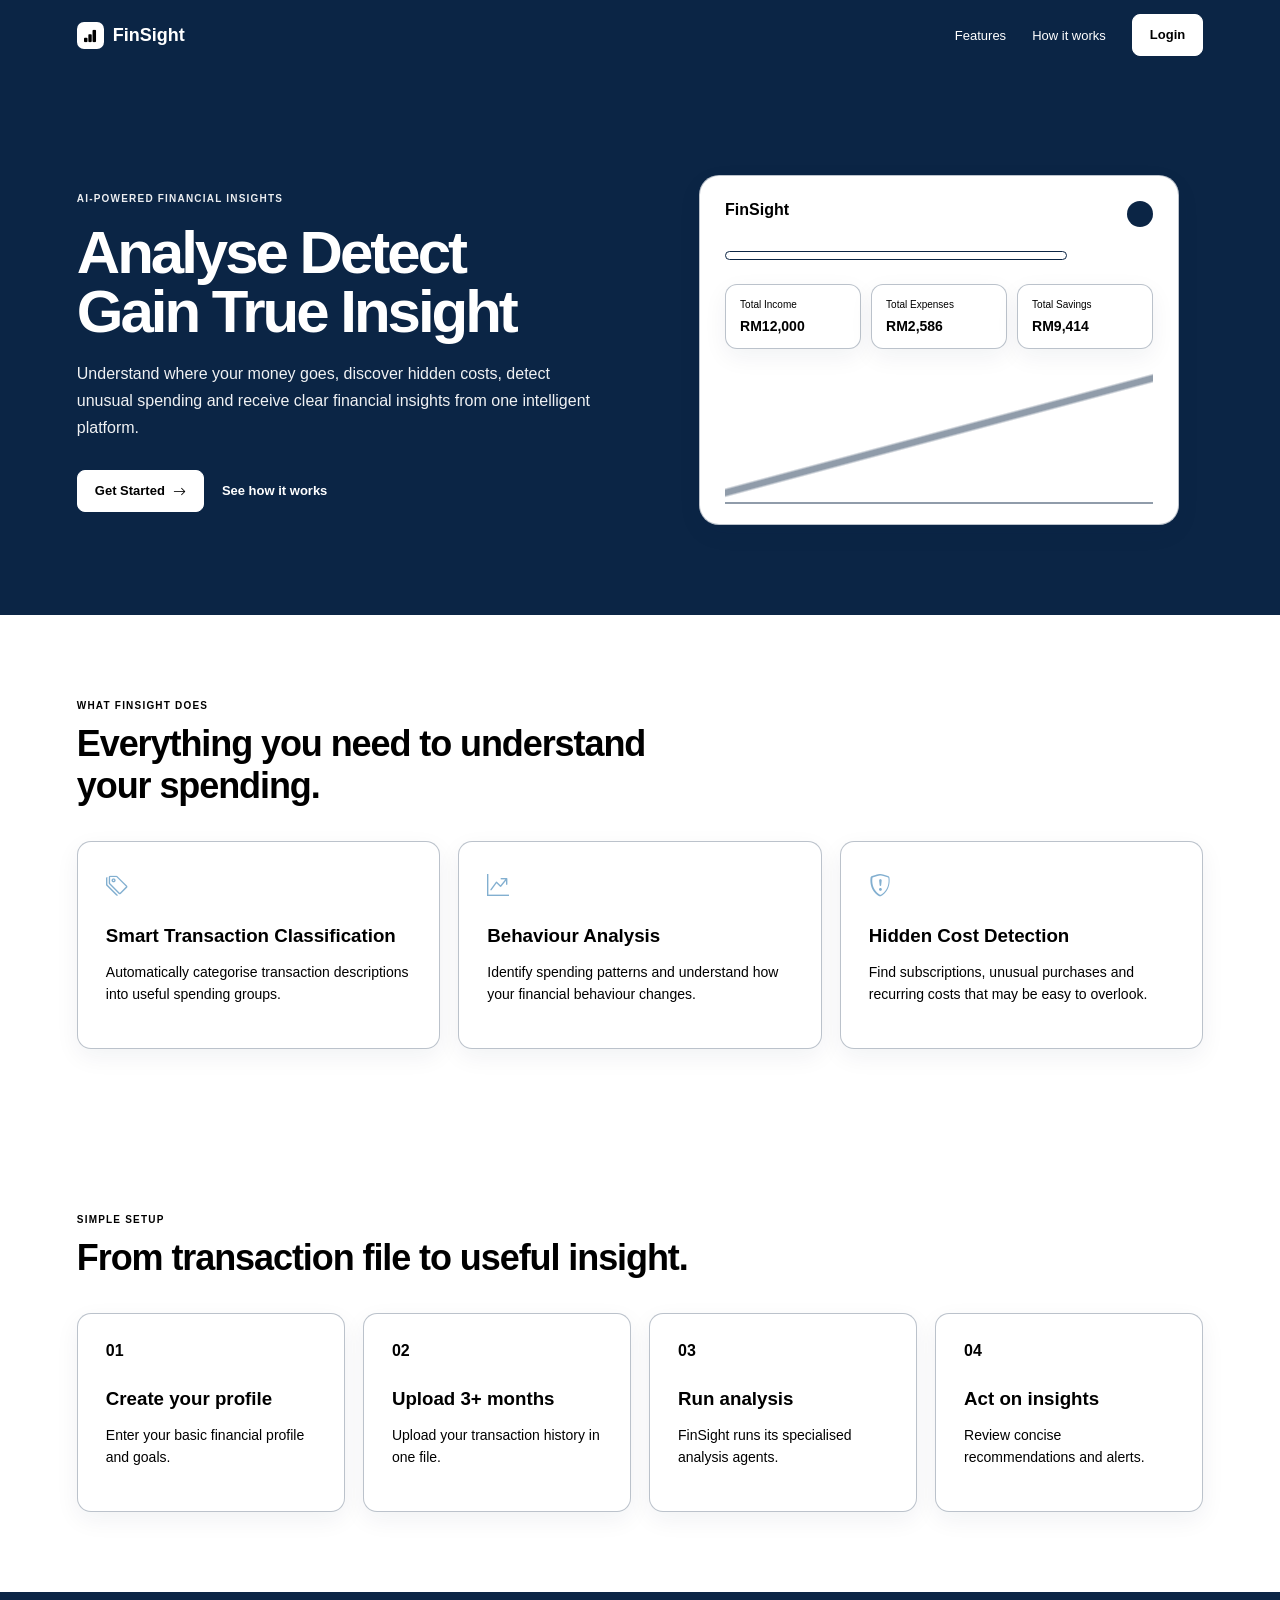
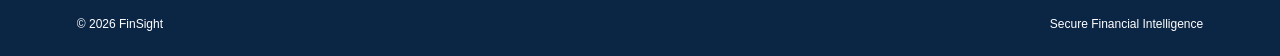
<file: backend/src/main/resources/static/index.html>
<!DOCTYPE html>
<!-- FinSight File Notes: Defines the public FinSight landing page and entry points for registration and login. -->
<html lang="en">
<head>
  <meta charset="UTF-8">
  <meta name="viewport" content="width=device-width, initial-scale=1.0">
  <title>FinSight — Secure Financial Intelligence</title>
  <link rel="stylesheet" href="https://cdn.jsdelivr.net/npm/bootstrap-icons@1.11.3/font/bootstrap-icons.min.css">
  <link rel="stylesheet" href="css/style.css?v=20261031-hero-navy-cta">
  <link rel="stylesheet" href="css/responsive.css">
  <link rel="icon" href="favicon.ico" type="image/x-icon">
</head>
<body class="landing-page">
  <header class="landing-nav">
    <a class="brand" href="index.html"><span class="brand-mark"><i class="bi bi-bar-chart-fill"></i></span>FinSight</a>
    <nav>
      <a href="#features">Features</a>
      <a href="#how-it-works">How it works</a>
      <a href="login.html" class="btn btn-dark landing-cta">Login</a>
    </nav>
  </header>

  <main>
    <section class="hero-section">
      <div class="hero-copy">
        <span class="eyebrow">AI-POWERED FINANCIAL INSIGHTS</span>
        <h1>Analyse Detect<br><span>Gain True Insight</span></h1>
        <p>Understand where your money goes, discover hidden costs, detect unusual spending and receive clear financial insights from one intelligent platform.</p>
        <div class="hero-actions">
          <a href="register.html" class="btn btn-dark landing-cta">Get Started <i class="bi bi-arrow-right"></i></a>
          <a href="#how-it-works" class="text-link">See how it works</a>
        </div>
      </div>
      <div class="hero-visual">
        <div class="hero-preview">
          <div class="preview-top"><span>FinSight</span><span class="preview-dot"></span></div>
          <div class="preview-line wide"></div>
          <div class="preview-grid">
            <div class="preview-card"><small>Total Income</small><strong>RM12,000</strong></div>
            <div class="preview-card"><small>Total Expenses</small><strong>RM2,586</strong></div>
            <div class="preview-card"><small>Total Savings</small><strong>RM9,414</strong></div>
          </div>
          <div class="preview-chart"></div>
        </div>
      </div>
    </section>

    <section id="features" class="section-block">
      <div class="section-heading">
        <span class="eyebrow">WHAT FINSIGHT DOES</span>
        <h2>Everything you need to understand your spending.</h2>
      </div>
      <div class="feature-grid">
        <article class="feature-card"><i class="bi bi-tags"></i><h3>Smart Transaction Classification</h3><p>Automatically categorise transaction descriptions into useful spending groups.</p></article>
        <article class="feature-card"><i class="bi bi-graph-up-arrow"></i><h3>Behaviour Analysis</h3><p>Identify spending patterns and understand how your financial behaviour changes.</p></article>
        <article class="feature-card"><i class="bi bi-shield-exclamation"></i><h3>Hidden Cost Detection</h3><p>Find subscriptions, unusual purchases and recurring costs that may be easy to overlook.</p></article>
      </div>
    </section>

    <section id="how-it-works" class="section-block light-section">
      <div class="section-heading">
        <span class="eyebrow">SIMPLE SETUP</span>
        <h2>From transaction file to useful insight.</h2>
      </div>
      <div class="steps-grid">
        <div class="step"><span>01</span><h3>Create your profile</h3><p>Enter your basic financial profile and goals.</p></div>
        <div class="step"><span>02</span><h3>Upload 3+ months</h3><p>Upload your transaction history in one file.</p></div>
        <div class="step"><span>03</span><h3>Run analysis</h3><p>FinSight runs its specialised analysis agents.</p></div>
        <div class="step"><span>04</span><h3>Act on insights</h3><p>Review concise recommendations and alerts.</p></div>
      </div>
    </section>
  </main>

  <footer class="landing-footer"><span>© 2026 FinSight</span><span>Secure Financial Intelligence</span></footer>
</body>
</html>
</file>
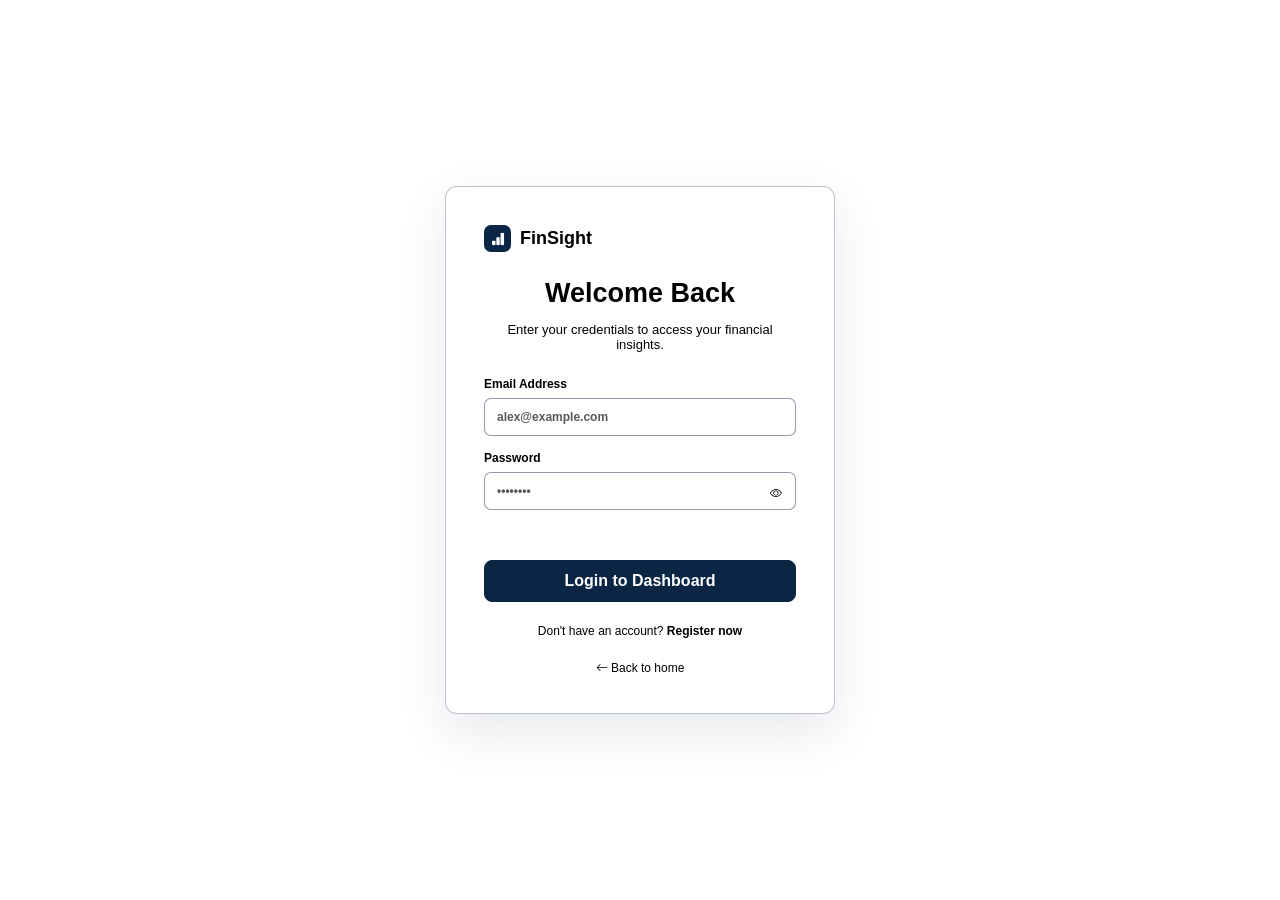
<file: backend/src/main/resources/static/alerts.html>
<!DOCTYPE html>
<!-- FinSight File Notes: Defines the alerts page. -->
<html lang="en">
<head><meta charset="UTF-8"><meta name="viewport" content="width=device-width, initial-scale=1.0"><title>Alerts | FinSight</title>
<link rel="stylesheet" href="https://cdn.jsdelivr.net/npm/bootstrap-icons@1.11.3/font/bootstrap-icons.min.css"><link rel="stylesheet" href="css/style.css?v=20261031-requested-fixes"><link rel="stylesheet" href="css/responsive.css">  <link rel="icon" href="favicon.ico" type="image/x-icon">
</head>
<body class="app-page"><div id="appShell"></div><main class="app-main">
<div class="page-title-row"><div><span class="eyebrow">MONITORING</span><h1>Financial Alerts</h1><p>Important events detected by FinSight's monitoring agent.</p></div><button id="readAllAlerts" class="btn btn-light">Mark all as read</button></div>
<section id="alertPageList" class="alert-list"></section>
</main><div id="robotAlertMount"></div><script src="js/api.js"></script><script src="js/common.js"></script><script src="js/user-guide.js"></script><script src="js/alerts.js"></script><script>document.addEventListener("DOMContentLoaded",()=>window.FinSightAlerts?.initPage());</script></body></html>
</file>
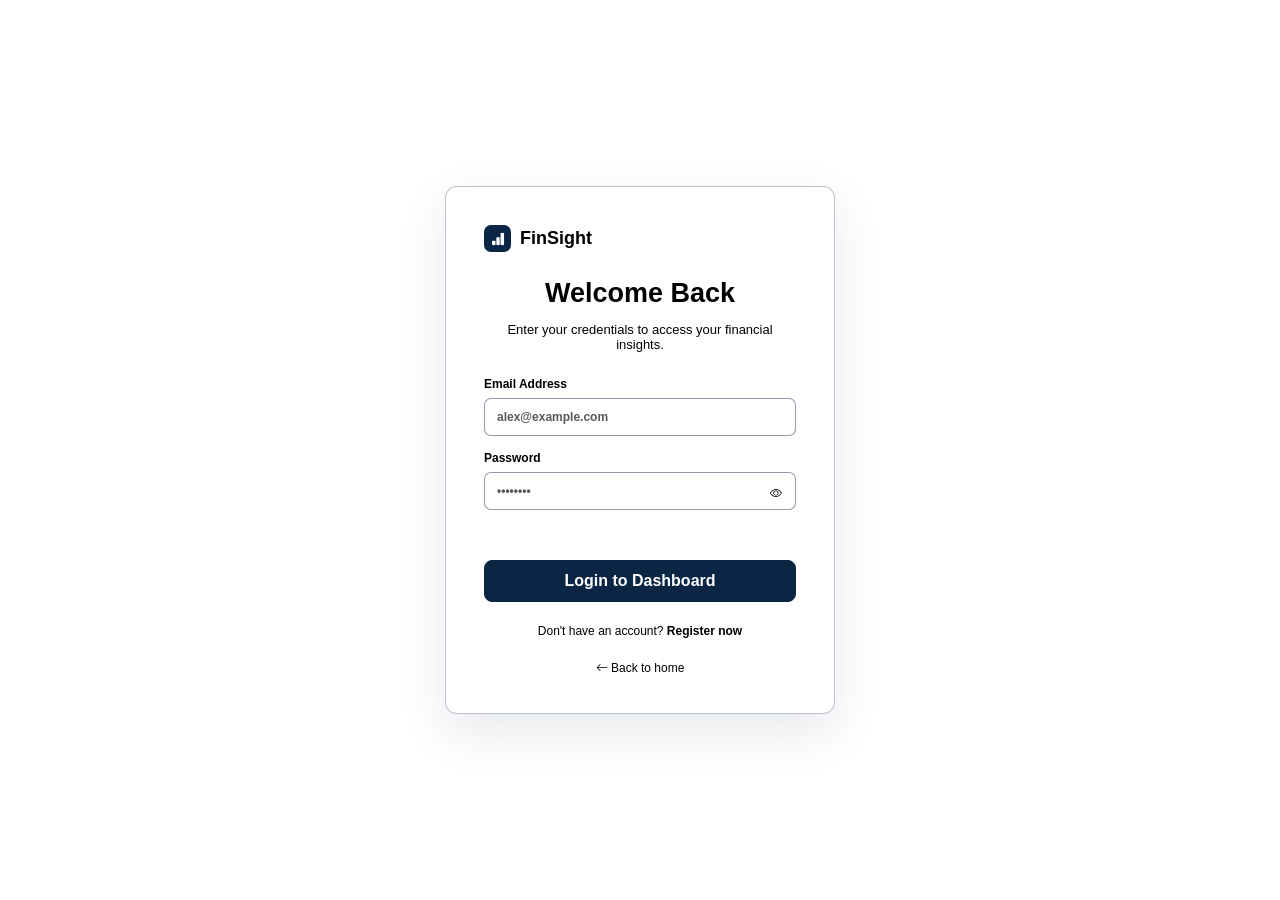
<file: backend/src/main/resources/static/analysis.html>
<!DOCTYPE html>
<!-- FinSight File Notes: Defines the page used to start and monitor financial analysis processing. -->
<html lang="en">
<head>
  <meta charset="UTF-8"><meta name="viewport" content="width=device-width, initial-scale=1.0">
  <title>Financial Analysis | FinSight</title>
  <link rel="stylesheet" href="https://cdn.jsdelivr.net/npm/bootstrap-icons@1.11.3/font/bootstrap-icons.min.css">
  <link rel="stylesheet" href="css/style.css?v=20261031-requested-fixes"><link rel="stylesheet" href="css/responsive.css">
  <link rel="icon" href="favicon.ico" type="image/x-icon">
</head>
<body class="app-page">
  <div id="appShell"></div>
  <main class="app-main">
    <div class="page-title-row"><div><span class="eyebrow">AI ANALYSIS</span><h1>Financial Analysis</h1><p>FinSight runs specialised agents to turn your transactions into useful insights.</p></div><div class="analysis-percent" id="analysisPercent">0%</div></div>
    <section class="progress-panel"><div class="progress-heading"><strong>Analysis Engine Progress</strong><span id="analysisStatus">Preparing...</span></div><div class="progress-bar"><b id="analysisBar"></b></div><small>DATA INGESTED · CLASSIFIED · ANALYSED · INSIGHTS READY</small></section>
    <section class="agent-grid" id="agentGrid">
      <article class="agent-card"><i class="bi bi-tags"></i><div><h3>Transaction Classification</h3><p>Categorising transaction descriptions.</p><span class="status-pill processing">PROCESSING</span></div></article>
      <article class="agent-card"><i class="bi bi-graph-up"></i><div><h3>Spending Behaviour Analysis</h3><p>Finding meaningful spending patterns.</p><span class="status-pill processing">PROCESSING</span></div></article>
      <article class="agent-card"><i class="bi bi-repeat"></i><div><h3>Subscription Detection</h3><p>Finding recurring subscriptions.</p><span class="status-pill processing">PROCESSING</span></div></article>
      <article class="agent-card"><i class="bi bi-calendar3"></i><div><h3>Financial Forecasting</h3><p>Estimating upcoming expenses.</p><span class="status-pill processing">PROCESSING</span></div></article>
      <article class="agent-card"><i class="bi bi-exclamation-triangle"></i><div><h3>Unusual Spending Detection</h3><p>Checking for abnormal transactions.</p><span class="status-pill processing">PROCESSING</span></div></article>
      <article class="agent-card"><i class="bi bi-lightbulb"></i><div><h3>Recommendation Generation</h3><p>Creating concise financial suggestions.</p><span class="status-pill processing">PROCESSING</span></div></article>
    </section>
    <div class="form-actions"><button id="viewReport" class="btn btn-dark" disabled>View Analysis <i class="bi bi-arrow-right"></i></button></div>
  </main>
  <script src="js/api.js"></script><script src="js/common.js"></script><script src="js/user-guide.js"></script><script src="js/alerts.js"></script><script src="js/analysis.js"></script>
</body>
</html>
</file>
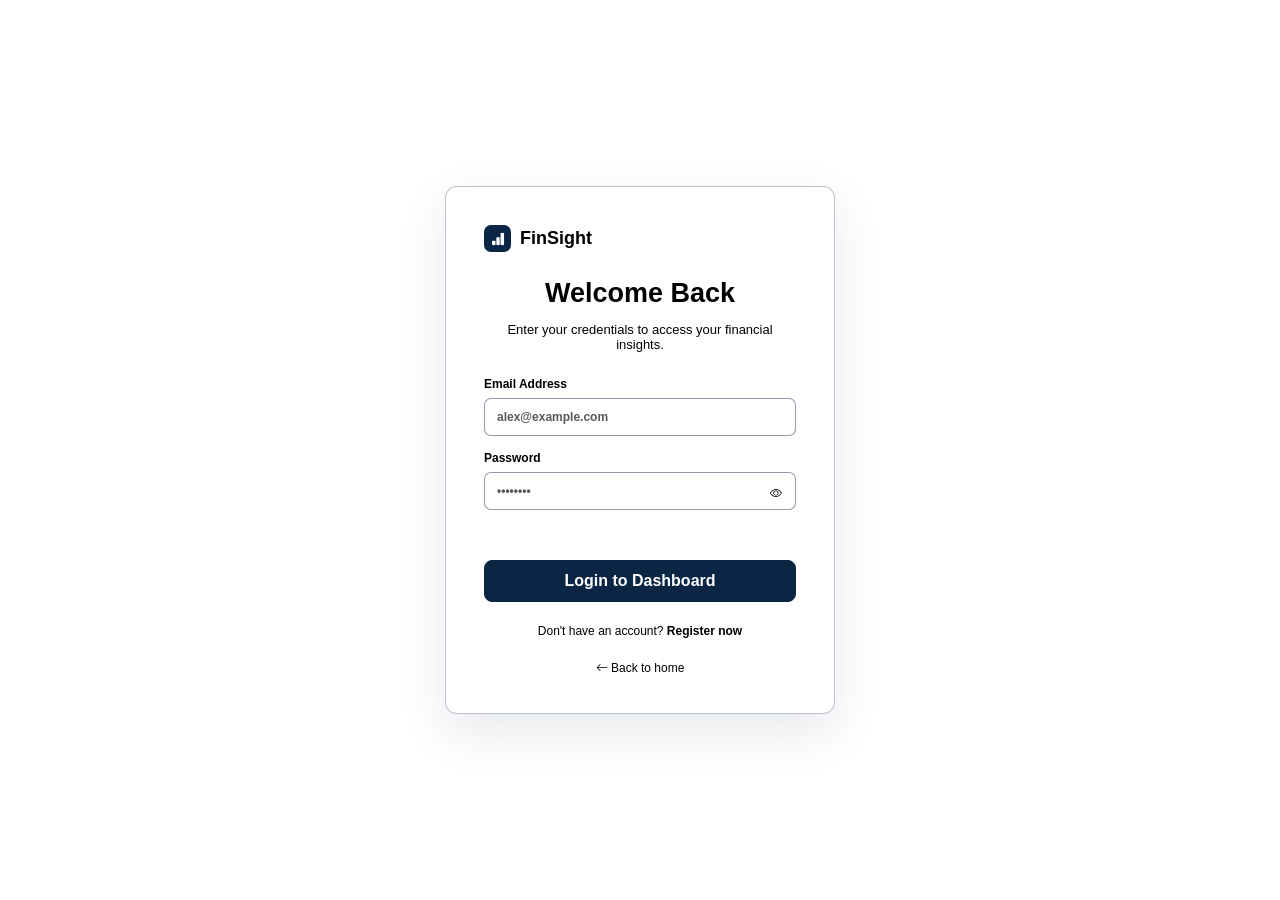
<file: backend/src/main/resources/static/login.html>
<!DOCTYPE html>
<!-- FinSight File Notes: Defines the login page where an existing user authenticates to FinSight. -->
<html lang="en">
<head>
  <meta charset="UTF-8"><meta name="viewport" content="width=device-width, initial-scale=1.0">
  <title>Login | FinSight</title>
  <link rel="stylesheet" href="https://cdn.jsdelivr.net/npm/bootstrap-icons@1.11.3/font/bootstrap-icons.min.css">
  <link rel="stylesheet" href="css/style.css?v=20261031-requested-fixes"><link rel="stylesheet" href="css/responsive.css">
  <link rel="icon" href="favicon.ico" type="image/x-icon">
</head>
<body class="auth-page">
  <main class="auth-shell">
    <section class="auth-card">
      <a class="brand centered" href="index.html"><span class="brand-mark"><i class="bi bi-bar-chart-fill"></i></span>FinSight</a>
      <h1>Welcome Back</h1>
      <p class="muted">Enter your credentials to access your financial insights.</p>
      <form id="loginForm">
        <label>Email Address<input id="email" type="email" required placeholder="alex@example.com"></label>
        <label>Password<div class="password-wrap"><input id="password" type="password" required placeholder="••••••••"><button type="button" class="icon-btn" data-toggle-password="#password"><i class="bi bi-eye"></i></button></div></label>
        <div id="formMessage" class="form-message"></div>
        <button class="btn btn-dark full" type="submit">Login to Dashboard</button>
      </form>
      <p class="auth-switch">Don't have an account? <a href="register.html">Register now</a></p>
      <a href="index.html" class="back-link"><i class="bi bi-arrow-left"></i> Back to home</a>
    </section>
  </main>
  <script src="js/api.js"></script><script src="js/common.js"></script><script src="js/auth.js"></script>
</body>
</html>
</file>
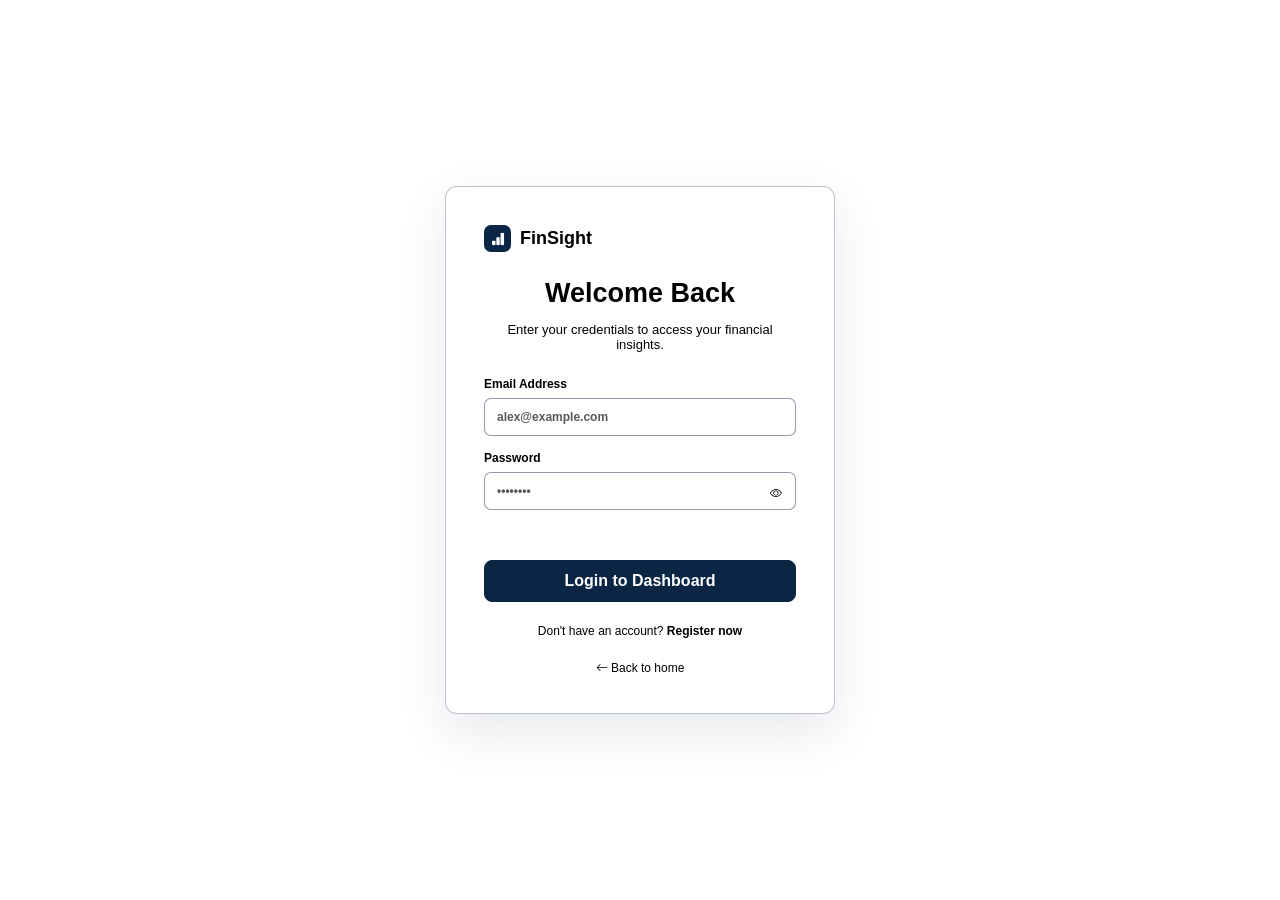
<file: backend/src/main/resources/static/profile.html>
<!DOCTYPE html>
<!-- FinSight File Notes: Defines the Financial Profile and Settings interface for first-time setup and later profile updates. -->
<html lang="en">
<head>
  <meta charset="UTF-8"><meta name="viewport" content="width=device-width, initial-scale=1.0">
  <title>Financial Profile | FinSight</title>
  <link rel="icon" href="favicon.ico" type="image/x-icon">
  <link rel="stylesheet" href="https://cdn.jsdelivr.net/npm/bootstrap-icons@1.11.3/font/bootstrap-icons.min.css">
  <link rel="stylesheet" href="css/style.css?v=20261031-requested-fixes"><link rel="stylesheet" href="css/responsive.css">
</head>
<body class="app-page">
  <div id="appShell"></div>
  <main class="app-main">
    <div class="page-title-row">
      <div>
        <span class="eyebrow">PROFILE & SETTINGS</span>
        <h1>Financial Profile & Settings</h1>
        <p>Tell FinSight about your financial situation before reviewing your insights.</p>
      </div>
    </div>

    <form id="profileForm" class="form-stack" novalidate>
      <section class="panel">
        <div class="panel-header">
          <div>
            <h2>Personal Information</h2>
            <p class="muted">These details provide context for financial behaviour, recommendations and alerts.</p>
          </div>
        </div>

        <div class="form-grid">
          <label>Financial Goal Period (months) *
            <input id="financialGoalMonths" type="number" min="1" max="120" required value="6" step="1">
            <small class="field-help">How many months you are planning toward your financial goal.</small>
          </label>

          <label>Occupation *
            <select id="occupationType" required>
              <option value="">Select occupation type</option>
              <option value="STUDENT">Student</option>
              <option value="EMPLOYEE">Employee</option>
              <option value="OTHER">Others</option>
            </select>
            <small class="field-help">Select Others for occupations that are not Student or Employee.</small>
          </label>
        </div>

        <div id="studentFields" class="profile-section hidden">
          <h3>Student Details</h3>
          <p class="muted">These details help FinSight understand your available student income and situation.</p>
          <div class="form-grid">
            <label>Institution *<input id="institution" placeholder="University / College"></label>
            <label>Course *<input id="course" placeholder="Course name"></label>
            <label>Study Year *<input id="studyYear" type="number" min="1" max="20" step="1" placeholder="1"></label>
            <label>Monthly Allowance *<input id="monthlyAllowance" type="number" min="0" step="0.01" placeholder="RM"></label>
          </div>
          <label class="check-row"><input id="receivesScholarship" type="checkbox"><span><strong>Receive scholarship</strong><small>Tick this if you currently receive scholarship support.</small></span></label>
        </div>

        <div id="employeeFields" class="profile-section hidden">
          <h3 id="employmentDetailsTitle">Employee Details</h3>
          <p class="muted">Provide the details relevant to your occupation.</p>
          <div class="form-grid">
            <label>Occupation *<input id="occupation" placeholder="Occupation"></label>
            <label id="companyNameWrap">Company Name *<input id="companyName" placeholder="Company"></label>
            <label id="monthlySalaryWrap">Monthly Salary *<input id="monthlySalary" type="number" min="0" step="0.01" placeholder="RM"></label>
          </div>
          <label class="check-row" id="sideIncomeWrap"><input id="hasSideIncome" type="checkbox"><span><strong>Have side income</strong><small>Tick this if you regularly receive income outside your main salary.</small></span></label>
        </div>
      </section>

      <section class="panel">
        <div class="panel-header">
          <div>
            <h2>Monthly Budget</h2>
            <p class="muted">Set a separate spending budget for each month. Different months can have different amounts.</p>
          </div>
        </div>

        <div class="form-grid">
          <label>Budget Year
            <select id="budgetYear" aria-label="Budget year"></select>
            <small class="field-help">Choose the year for the January–December budget fields below.</small>
          </label>
        </div>

        <div id="monthlyBudgetFields" class="monthly-budget-grid"></div>
        <div id="budgetMessage" class="form-message"></div>
      </section>

      <div id="formMessage" class="form-message"></div>
      <div class="form-actions profile-form-actions">
        <button class="btn btn-dark" type="submit" id="profileSubmitButton">Save & Continue to Dashboard <i class="bi bi-arrow-right"></i></button>
      </div>
    </form>

    <section class="panel hidden" id="passwordPanel">
      <div class="panel-header"><div><h2>Change Password</h2><p class="muted">Use your current password to set a new password for your FinSight account.</p></div></div>
      <form id="passwordForm" class="form-stack">
        <div class="form-grid">
          <label>Current Password *<input id="currentPassword" type="password" minlength="6" required placeholder="Current password"></label>
          <label>New Password *<input id="newPassword" type="password" minlength="6" required placeholder="At least 6 characters"></label>
          <label>Confirm New Password *<input id="confirmPassword" type="password" minlength="6" required placeholder="Re-enter new password"></label>
        </div>
        <div id="passwordMessage" class="form-message"></div>
        <div class="form-actions"><button class="btn btn-dark" type="submit">Change Password <i class="bi bi-shield-lock"></i></button></div>
      </form>
    </section>
  </main>

  <div id="robotAlertMount"></div><div id="userGuideMount"></div>
  <script src="js/api.js"></script><script src="js/common.js"></script><script src="js/user-guide.js"></script><script src="js/alerts.js"></script><script src="js/profile.js"></script><script src="js/password.js"></script>
</body>
</html>
</file>
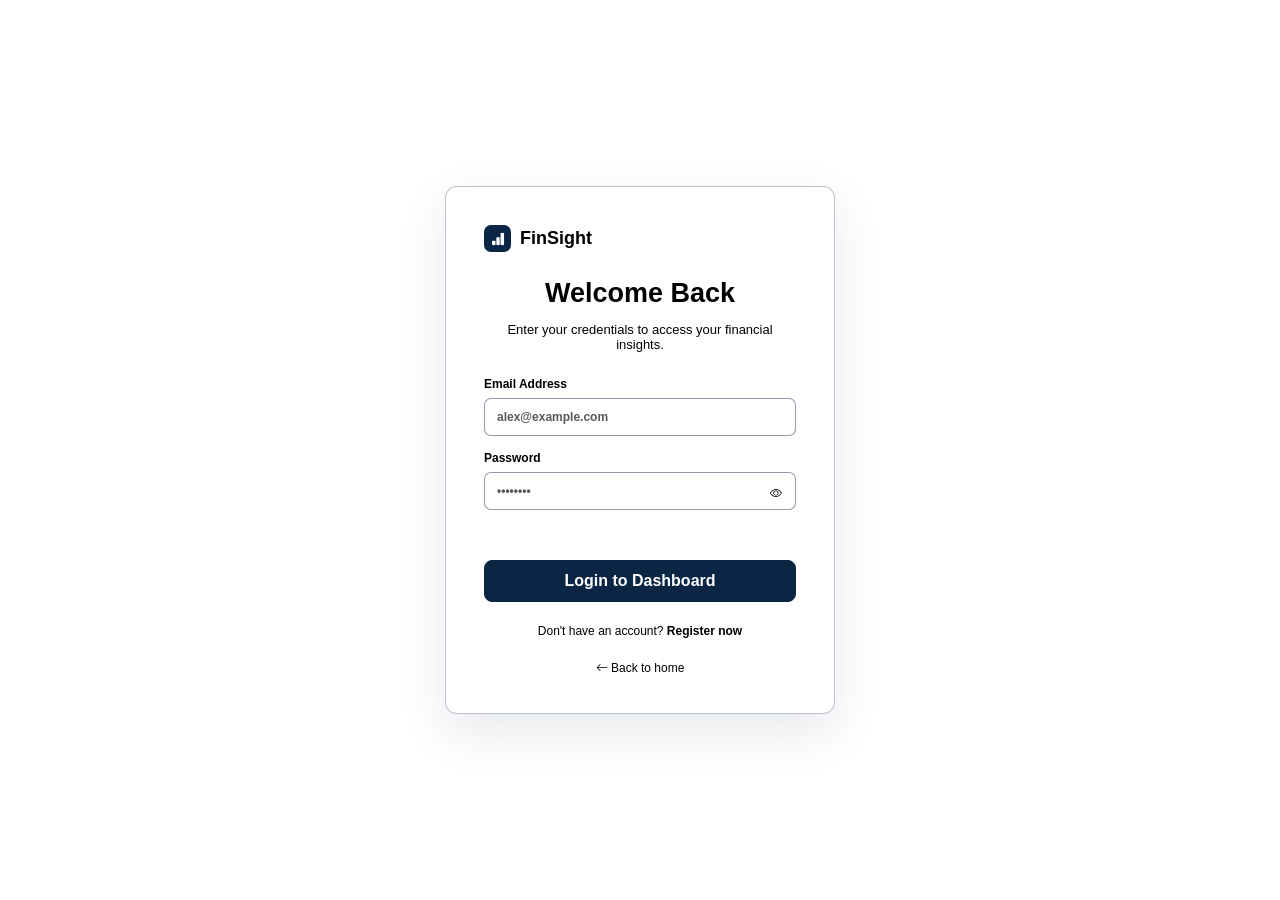
<file: backend/src/main/resources/static/recommendations.html>
<!DOCTYPE html>
<!-- FinSight File Notes: Defines the recommendation page. -->
<html lang="en">
<head><meta charset="UTF-8"><meta name="viewport" content="width=device-width, initial-scale=1.0"><title>Financial Action Plan | FinSight</title>
<link rel="stylesheet" href="https://cdn.jsdelivr.net/npm/bootstrap-icons@1.11.3/font/bootstrap-icons.min.css"><link rel="stylesheet" href="css/style.css?v=20261121-five-insights"><link rel="stylesheet" href="css/responsive.css">  <link rel="icon" href="favicon.ico" type="image/x-icon">
</head>
<body class="app-page"><div id="appShell"></div><main class="app-main">
<div class="page-title-row"><div><span class="eyebrow">PERSONALISED FINANCIAL GUIDANCE</span><h1>Financial Action Plan</h1><p>Short, practical suggestions based on your latest financial activity.</p></div></div>
<section class="panel recommendation-criteria"><div class="panel-header"><div><h2>How recommendations are generated</h2><p class="muted">FinSight applies rule-based criteria to the analysed transaction data and financial profile.</p></div></div><div class="criteria-grid"><div><strong>Budget</strong><p>Compares spending with the saved budget for each analysed month.</p></div><div><strong>Savings</strong><p>Looks at income, expenses and the resulting savings rate.</p></div><div><strong>Financial goal</strong><p>Uses the selected goal period to estimate the effect of the current savings pace.</p></div><div><strong>Spending behaviour</strong><p>Considers large or unusual non-essential purchases, dominant categories and recurring subscriptions.</p></div><div><strong>Profile context</strong><p>Uses occupation type and student allowance or employee salary information where provided.</p></div></div></section><section id="recommendationGrid" class="recommendation-grid"></section>
</main><script src="js/api.js"></script><script src="js/common.js"></script><script src="js/user-guide.js"></script><script src="js/alerts.js"></script><script src="js/recommendations.js"></script></body></html>
</file>
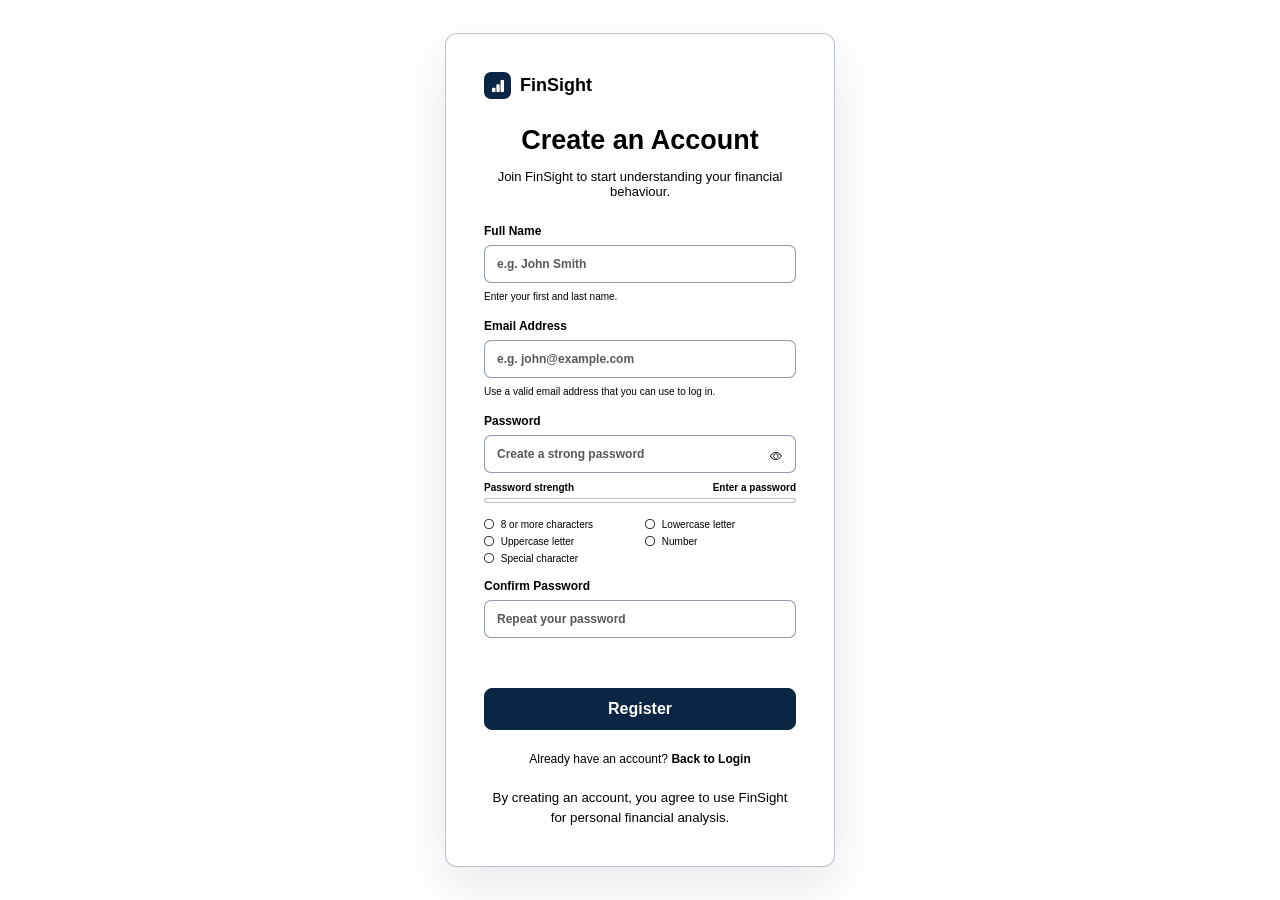
<file: backend/src/main/resources/static/register.html>
<!DOCTYPE html>
<!-- FinSight File Notes: Defines the registration page where a new user creates a FinSight account. -->
<html lang="en">
<head>
  <meta charset="UTF-8"><meta name="viewport" content="width=device-width, initial-scale=1.0">
  <title>Create Account | FinSight</title>
  <link rel="stylesheet" href="https://cdn.jsdelivr.net/npm/bootstrap-icons@1.11.3/font/bootstrap-icons.min.css">
  <link rel="stylesheet" href="css/style.css?v=20261031-requested-fixes"><link rel="stylesheet" href="css/responsive.css">
  <link rel="icon" href="favicon.ico" type="image/x-icon">
</head>
<body class="auth-page">
  <main class="auth-shell">
    <section class="auth-card">
      <a class="brand centered" href="index.html"><span class="brand-mark"><i class="bi bi-bar-chart-fill"></i></span>FinSight</a>
      <h1>Create an Account</h1>
      <p class="muted">Join FinSight to start understanding your financial behaviour.</p>
      <form id="registerForm" novalidate>
        <label>Full Name
          <input id="name" required maxlength="100" autocomplete="name" placeholder="e.g. John Smith">
          <small class="field-help">Enter your first and last name.</small>
        </label>
        <label>Email Address
          <input id="email" type="email" required maxlength="150" autocomplete="email" placeholder="e.g. john@example.com">
          <small class="field-help">Use a valid email address that you can use to log in.</small>
        </label>
        <label>Password
          <div class="password-wrap"><input id="password" type="password" minlength="8" maxlength="72" autocomplete="new-password" required placeholder="Create a strong password"><button type="button" class="icon-btn" data-toggle-password="#password"><i class="bi bi-eye"></i></button></div>
          <div class="password-strength"><div class="password-strength-top"><small>Password strength</small><strong id="passwordStrengthLabel">Enter a password</strong></div><div class="password-strength-track"><b id="passwordStrengthBar"></b></div></div>
          <div id="passwordRequirements" class="password-requirements">
            <span data-check="length"><i class="bi bi-circle"></i> 8 or more characters</span>
            <span data-check="lowercase"><i class="bi bi-circle"></i> Lowercase letter</span>
            <span data-check="uppercase"><i class="bi bi-circle"></i> Uppercase letter</span>
            <span data-check="number"><i class="bi bi-circle"></i> Number</span>
            <span data-check="special"><i class="bi bi-circle"></i> Special character</span>
          </div>
        </label>
        <label>Confirm Password
          <input id="confirmPassword" type="password" minlength="8" maxlength="72" autocomplete="new-password" required placeholder="Repeat your password">
        </label>
        <div id="formMessage" class="form-message"></div>
        <button class="btn btn-dark full" type="submit">Register</button>
      </form>
      <p class="auth-switch">Already have an account? <a href="login.html">Back to Login</a></p>
      <small class="legal-note">By creating an account, you agree to use FinSight for personal financial analysis.</small>
    </section>
  </main>
  <script src="js/api.js"></script><script src="js/common.js"></script><script src="js/auth.js"></script>
</body>
</html>
</file>
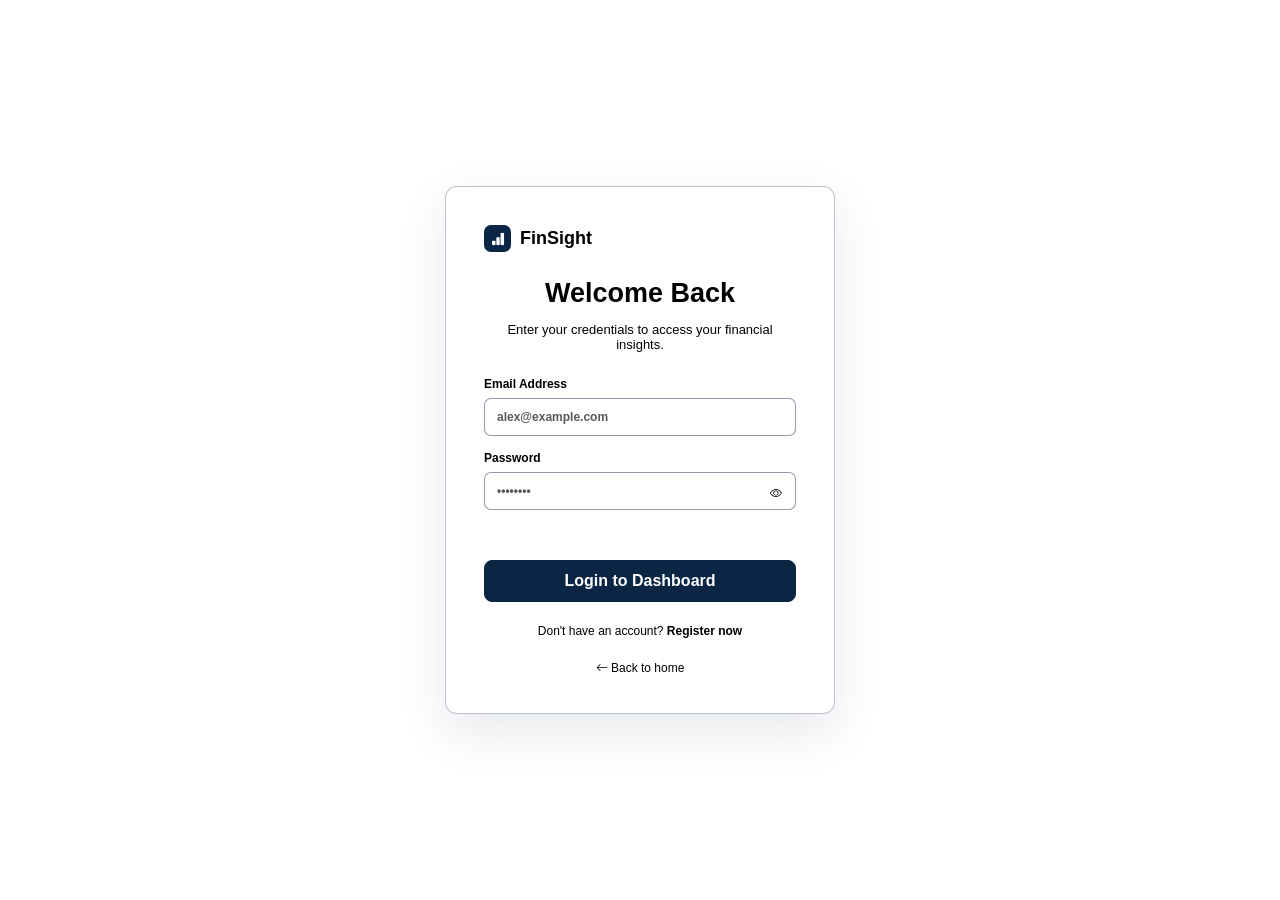
<file: backend/src/main/resources/static/subscriptions.html>
<!DOCTYPE html>
<!-- FinSight File Notes: Defines the subscription-analysis page. -->
<html lang="en">
<head><meta charset="UTF-8"><meta name="viewport" content="width=device-width, initial-scale=1.0"><title>Recurring Payments & Hidden Costs | FinSight</title>
<link rel="stylesheet" href="https://cdn.jsdelivr.net/npm/bootstrap-icons@1.11.3/font/bootstrap-icons.min.css"><link rel="stylesheet" href="css/style.css?v=20261121-five-insights"><link rel="stylesheet" href="css/responsive.css">  <link rel="icon" href="favicon.ico" type="image/x-icon">
</head>
<body class="app-page"><div id="appShell"></div><main class="app-main">
<div class="page-title-row"><div><span class="eyebrow">HIDDEN COSTS</span><h1>Recurring Payments & Hidden Costs</h1><p>Review recurring payments identified from your transaction history and understand their potential long-term cost.</p></div></div>
<section class="metric-grid compact"><div class="metric-card"><span>Detected recurring payments</span><strong id="subscriptionCount">0</strong></div><div class="metric-card"><span>Monthly cost</span><strong id="monthlyCost">RM0</strong></div><div class="metric-card"><span>Yearly cost</span><strong id="yearlyCost">RM0</strong></div></section>
<section class="panel"><div class="panel-header"><div><h2>Your Recurring Payments</h2><p class="muted">Are you still using these services? Reviewing payments you no longer need may help reduce avoidable costs.</p></div></div><div id="subscriptionList" class="subscription-list"></div><div id="potentialSubscriptionSavings" class="potential-subscription-savings" aria-live="polite"></div></section>
</main><script src="js/api.js"></script><script src="js/common.js"></script><script src="js/user-guide.js"></script><script src="js/alerts.js"></script><script src="js/subscriptions.js"></script></body></html>
</file>
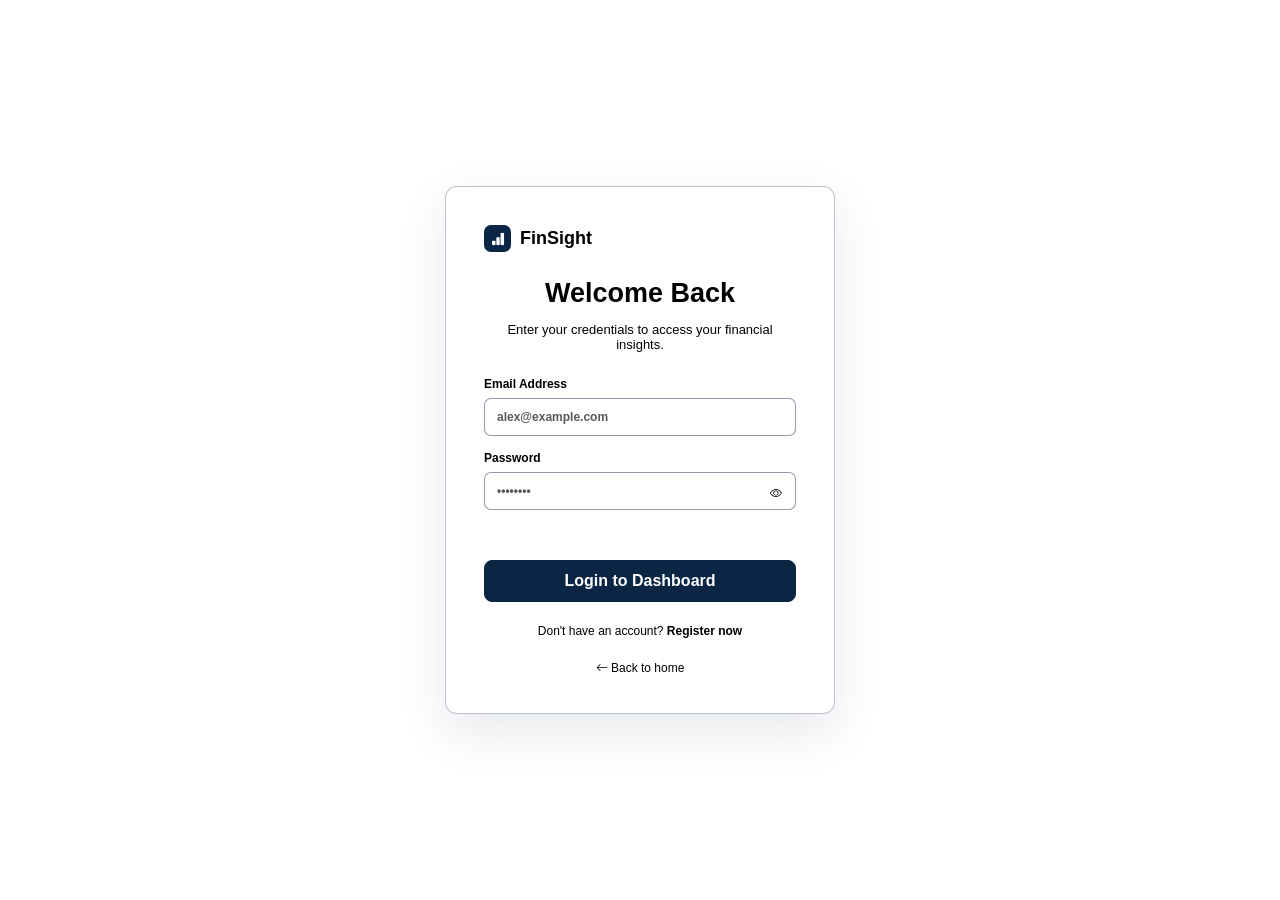
<file: backend/src/main/resources/static/transactions.html>
<!DOCTYPE html>
<!-- FinSight File Notes: Defines the transaction-history page with monthly grouping and collapse controls. -->
<html lang="en">
<head>
  <meta charset="UTF-8"><meta name="viewport" content="width=device-width, initial-scale=1.0">
  <title>Transactions | FinSight</title>
  <link rel="stylesheet" href="https://cdn.jsdelivr.net/npm/bootstrap-icons@1.11.3/font/bootstrap-icons.min.css">
  <link rel="stylesheet" href="css/style.css?v=20261121-dashboard-csv-polish"><link rel="stylesheet" href="css/responsive.css">
  <link rel="icon" href="favicon.ico" type="image/x-icon">
</head>
<body class="app-page">
  <div id="appShell"></div>
  <main class="app-main">
    <div class="page-title-row"><div><span class="eyebrow">DATA</span><h1>Upload Transaction File</h1><p>Upload at least 3 months of transaction data for meaningful analysis.</p></div></div>
    <section class="panel csv-requirements-panel">
      <div class="panel-header"><div><h2>CSV File Requirements</h2><p class="muted">Prepare your transaction file using the columns and formats below before uploading.</p></div><a class="btn btn-light" href="sample-transactions-template.csv" download><i class="bi bi-download"></i> Download Sample CSV</a></div>
      <div class="csv-column-summary"><div><strong>3 required columns</strong><span>Date · Description · Amount</span></div><div><strong>3 optional columns</strong><span>Type · Category · Payment Method</span></div><div><strong>Minimum history</strong><span>At least 3 months in one file</span></div></div>
      <div class="csv-table-heading"><h3>Column guide</h3><span>Use the exact column names in your first row.</span></div>
      <div class="table-scroll"><table class="csv-requirements-table"><thead><tr><th>Column</th><th>Requirement</th><th>Format and accepted values</th><th>Example</th></tr></thead><tbody>
        <tr class="csv-required-row"><td><strong>Date</strong></td><td><span class="csv-field-tag required">Required</span></td><td>YYYY-MM-DD recommended. Also accepts DD/MM/YYYY, MM/DD/YYYY, DD-MM-YYYY, MM-DD-YYYY and YYYY/MM/DD.</td><td><code>2026-04-01</code></td></tr>
        <tr class="csv-required-row"><td><strong>Description</strong></td><td><span class="csv-field-tag required">Required</span></td><td>Text describing the transaction.</td><td><code>Monthly Allowance</code></td></tr>
        <tr class="csv-required-row"><td><strong>Amount</strong></td><td><span class="csv-field-tag required">Required</span></td><td>Numeric amount. Use a positive amount with Type to identify income or expense.</td><td><code>1200.00</code></td></tr>
        <tr><td><strong>Type</strong></td><td><span class="csv-field-tag optional">Optional</span></td><td>INCOME or EXPENSE. Also accepts CREDIT/DEPOSIT or DEBIT/WITHDRAWAL.</td><td><code>INCOME</code></td></tr>
        <tr><td><strong>Category</strong></td><td><span class="csv-field-tag optional">Optional</span></td><td>FOOD, GROCERIES, TRANSPORTATION, HOUSING, UTILITIES, HEALTHCARE, ENTERTAINMENT, SHOPPING, EDUCATION, SUBSCRIPTION, TRAVEL, PERSONAL_CARE, FINANCIAL, INVESTMENT, SALARY or OTHER.</td><td><code>HOUSING</code></td></tr>
        <tr><td><strong>Payment Method</strong></td><td><span class="csv-field-tag optional">Optional</span></td><td>CASH, DEBIT_CARD, CREDIT_CARD, BANK_TRANSFER, DUITNOW, E_WALLET, CHEQUE or OTHER.</td><td><code>BANK_TRANSFER</code></td></tr>
      </tbody></table></div>
      <div class="csv-guidance-grid"><div class="csv-guidance-card"><strong><i class="bi bi-info-circle"></i> Default behaviour</strong><ul><li>If Type is omitted, negative amounts are treated as expenses and positive amounts as income.</li><li>If Category is omitted, the transaction is assigned to OTHER.</li><li>If Payment Method is omitted, the system applies its default payment method.</li></ul></div><div class="csv-guidance-card"><strong><i class="bi bi-file-earmark-check"></i> Before uploading</strong><ul><li>Include the column headers in the first row.</li><li>Upload one CSV file containing at least three months of transactions.</li><li>Save as CSV (comma-delimited); UTF-8 encoding is recommended.</li></ul></div></div>
    </section>

    <section class="upload-panel">
      <div class="drop-zone" id="dropZone"><i class="bi bi-cloud-arrow-up"></i><h2>Drag and drop your file here</h2><p>CSV files are supported. The current backend requires one CSV containing at least 3 months of transaction history.</p><label class="btn btn-light file-button">Browse CSV File<input id="fileInput" type="file" accept=".csv" hidden></label><p id="selectedFile" class="selected-file">No file selected</p><div id="fileValidation" class="file-validation hidden" aria-live="polite"><div id="formatCheck" class="validation-check"><i class="bi bi-circle"></i><span>File format</span><strong>Not checked</strong></div><div id="monthsCheck" class="validation-check"><i class="bi bi-circle"></i><span>Transaction period</span><strong>Not checked</strong></div><div id="columnsCheck" class="validation-check"><i class="bi bi-circle"></i><span>Required columns</span><strong>Not checked</strong></div></div></div>
      <div class="upload-info-grid"><div><span>Required period</span><strong>3+ months</strong></div><div><span>Recommended</span><strong>6 - 12 months</strong></div><div><span>Analysis</span><strong>Automatic</strong></div></div>
      <div id="uploadMessage" class="form-message"></div>
      <div class="form-actions"><button id="cancelUpload" class="btn btn-light">Clear</button><button id="uploadButton" class="btn btn-dark">Start Analysis <i class="bi bi-arrow-right"></i></button></div>
    </section>

    <section class="panel" id="allTransactions"><div class="panel-header"><div><h2>All Transactions</h2><p class="muted">Transaction records grouped by month. Expand or collapse individual months, or use the controls below.</p></div><div class="transaction-collapse-actions"><button type="button" id="collapseAllTransactions" class="btn btn-light btn-sm">Collapse all</button></div></div><div class="table-scroll"><table><thead><tr><th colspan="5">Transaction history</th></tr></thead><tbody id="allTransactionsBody"><tr><td colspan="5">Loading transactions...</td></tr></tbody></table></div></section>
    <section class="panel"><div class="panel-header"><div><h2>Recent Upload Activity</h2><p class="muted">Your latest transaction files.</p></div></div><div class="table-scroll"><table><thead><tr><th>File</th><th>Date</th><th>Transactions</th><th>Status</th></tr></thead><tbody id="uploadHistory"></tbody></table></div></section>
  </main>
  <div id="userGuideMount"></div>
  <script src="js/api.js"></script><script src="js/common.js"></script><script src="js/user-guide.js"></script><script src="js/alerts.js"></script><script src="js/transactions.js"></script>
</body>
</html>
</file>
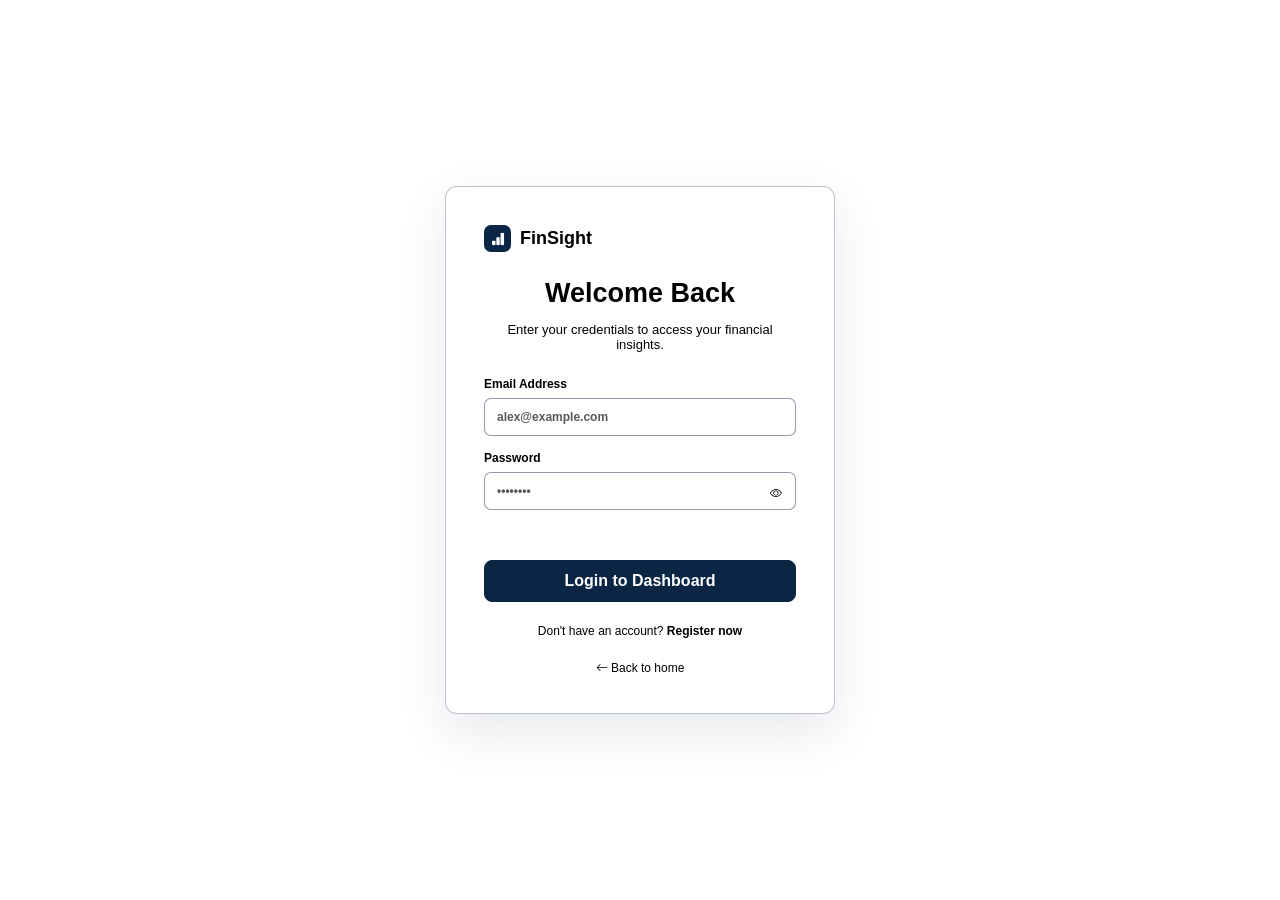
<file: backend/src/main/resources/static/unusual-spending.html>
<!DOCTYPE html>
<!-- FinSight File Notes: Defines the unusual-spending page. -->
<html lang="en">
<head><meta charset="UTF-8"><meta name="viewport" content="width=device-width, initial-scale=1.0"><title>Unusual Transactions | FinSight</title>
<link rel="stylesheet" href="https://cdn.jsdelivr.net/npm/bootstrap-icons@1.11.3/font/bootstrap-icons.min.css"><link rel="stylesheet" href="css/style.css?v=20261121-five-insights"><link rel="stylesheet" href="css/responsive.css">  <link rel="icon" href="favicon.ico" type="image/x-icon">
</head>
<body class="app-page"><div id="appShell"></div><main class="app-main">
<div class="page-title-row"><div><span class="eyebrow">TRANSACTION REVIEW</span><h1>Unusual Transactions</h1><p>Transactions that stand out from your normal spending behaviour.</p></div></div>
<section class="panel"><div class="panel-header"><div><h2>Detected Transactions</h2><p class="muted">Review these purchases and confirm whether they were expected.</p></div></div><div id="unusualList" class="alert-list"></div></section>
</main><script src="js/api.js"></script><script src="js/common.js"></script><script src="js/user-guide.js"></script><script src="js/alerts.js"></script><script src="js/unusual-spending.js"></script></body></html>
</file>
<file: backend/src/main/resources/static/css/style.css>
/* FinSight File Notes: Contains the visual styling and responsive layout rules used by the FinSight web interface. */
:root{
  --ink:#171717;--muted:#777;--line:#e7e7e7;--soft:#f7f7f7;--purple:#2b7db5;
  --purple-dark:#236b9f;--white:#d9e8f5;--danger:#b42318;--warning:#b54708;--success:#027a48;
  --sidebar:250px;--radius:14px;
}
*{box-sizing:border-box}html{scroll-behavior:smooth}body{margin:0;font-family:Inter,ui-sans-serif,system-ui,-apple-system,BlinkMacSystemFont,"Segoe UI",sans-serif;color:var(--ink);background:#d9e8f5}a{text-decoration:none;color:inherit}button,input,select{font:inherit}button{cursor:pointer}
.brand{display:inline-flex;align-items:center;gap:9px;font-weight:800;font-size:18px}.brand.centered{justify-content:center;margin-bottom:22px}.brand-mark{display:grid;place-items:center;width:27px;height:27px;border-radius:7px;background:var(--ink);color:#d9e8f5;font-size:14px}
.btn{border:1px solid var(--line);border-radius:8px;padding:11px 17px;display:inline-flex;align-items:center;justify-content:center;gap:8px;font-weight:650;transition:.18s}.btn-dark{background:#171717;color:#d9e8f5;border-color:#171717}.btn-dark:hover{background:#333}.btn-light{background:#d9e8f5;color:#222}.btn-light:hover{background:#f5f5f5}.btn-sm{padding:7px 12px}.btn.full{width:100%}.text-link{font-weight:650;font-size:13px}.text-link:hover{text-decoration:underline}.muted{color:var(--muted)!important}.eyebrow{font-size:10px;letter-spacing:.12em;font-weight:800;color:#8b8b8b}
.landing-nav{height:70px;border-bottom:1px solid var(--line);display:flex;align-items:center;justify-content:space-between;padding:0 6%;position:sticky;top:0;background:rgba(255,255,255,.96);z-index:5}.landing-nav nav{display:flex;gap:26px;align-items:center;font-size:13px}.landing-nav nav>a:not(.btn):hover{text-decoration:underline}
.hero-section{max-width:1180px;margin:0 auto;padding:105px 30px 90px;display:grid;grid-template-columns:1fr 1fr;gap:70px;align-items:center}.hero-copy h1{font-size:60px;line-height:.98;letter-spacing:-.05em;margin:18px 0}.hero-copy h1 span{color:#2b7db5}.hero-copy p{max-width:560px;color:#666;font-size:16px;line-height:1.7}.hero-actions{display:flex;gap:18px;align-items:center;margin-top:28px}.hero-visual{display:flex;justify-content:center}.hero-preview{width:min(480px,100%);height:350px;border:1px solid #ddd;border-radius:20px;padding:25px;box-shadow:0 18px 55px rgba(0,0,0,.08);background:linear-gradient(180deg,#d9e8f5,#fafafa)}.preview-top{display:flex;justify-content:space-between;font-weight:800}.preview-dot{width:26px;height:26px;border-radius:50%;background:var(--purple)}.preview-line{height:9px;background:#ececec;border-radius:8px;margin:24px 0}.preview-line.wide{width:80%}.preview-grid{display:grid;grid-template-columns:repeat(3,1fr);gap:10px}.preview-card{border:1px solid #eee;border-radius:12px;padding:14px}.preview-card small{display:block;color:#999;font-size:10px}.preview-card strong{display:block;margin-top:8px;font-size:14px}.preview-chart{height:135px;margin-top:20px;border-bottom:2px solid #ddd;background:linear-gradient(165deg,transparent 48%,#222 49%,#222 51%,transparent 52%),linear-gradient(18deg,transparent 48%,#999 49%,#999 51%,transparent 52%);opacity:.45}
.section-block{padding:80px 6%;max-width:1280px;margin:auto}.light-section{max-width:none;background:#fafafa}.section-heading{max-width:650px;margin-bottom:34px}.section-heading h2{font-size:36px;letter-spacing:-.03em;margin:10px 0}.feature-grid,.steps-grid{display:grid;grid-template-columns:repeat(3,1fr);gap:18px}.feature-card,.step{border:1px solid var(--line);border-radius:14px;padding:28px;background:#d9e8f5}.feature-card i{font-size:22px}.feature-card h3,.step h3{margin:28px 0 8px}.feature-card p,.step p{color:#777;line-height:1.6;font-size:14px}.steps-grid{grid-template-columns:repeat(4,1fr)}.step span{font-weight:800;color:#999}.landing-footer{border-top:1px solid var(--line);padding:25px 6%;display:flex;justify-content:space-between;color:#888;font-size:12px}
.auth-page{min-height:100vh;background:#d9e8f5;display:grid;place-items:center}.auth-shell{width:100%;max-width:440px;padding:25px}.auth-card{border:1px solid var(--line);border-radius:12px;padding:38px;background:#d9e8f5}.auth-card h1{text-align:center;font-size:27px;margin:4px 0 8px}.auth-card>.muted{text-align:center;font-size:13px;margin-bottom:25px}.auth-card form{display:grid;gap:15px}.auth-card label,.form-stack label{display:grid;gap:7px;font-size:12px;font-weight:700}.auth-card input,.form-stack input,.form-stack select,.auth-card select{border:1px solid #ddd;border-radius:7px;padding:11px 12px;outline:none;background:#d9e8f5}.auth-card input:focus,.form-stack input:focus,.form-stack select:focus{border-color:#999;box-shadow:0 0 0 3px #f2f2f2}.password-wrap{position:relative}.password-wrap input{width:100%;padding-right:40px}.icon-btn{position:absolute;right:7px;top:6px;border:0;background:none;padding:7px;color:#777}.form-message{min-height:20px;font-size:12px;color:var(--danger)}.form-message.success{color:var(--success)}.auth-switch{text-align:center;font-size:12px;color:#777;margin:22px 0}.auth-switch a{font-weight:700;color:#222}.back-link{display:block;text-align:center;color:#777;font-size:12px}.legal-note{display:block;text-align:center;color:#aaa;line-height:1.5}
.app-page{background:#fafafa}.app-page .app-main{margin-left:var(--sidebar);padding:38px 42px 80px;min-height:100vh}.sidebar{position:fixed;left:0;top:0;bottom:0;width:var(--sidebar);background:#d9e8f5;border-right:1px solid var(--line);padding:24px 16px;z-index:20;display:flex;flex-direction:column}.sidebar-nav{margin-top:38px;display:grid;gap:5px}.sidebar-nav a{display:flex;align-items:center;gap:11px;padding:10px 11px;border-radius:7px;font-size:12px;color:#666}.sidebar-nav a:hover,.sidebar-nav a.active{background:#171717;color:#d9e8f5}.sidebar-bottom{margin-top:auto;display:grid;gap:8px}.sidebar-bottom button{border:0;background:none;text-align:left;color:#666;padding:10px;font-size:12px}.page-title-row{display:flex;align-items:flex-start;justify-content:space-between;gap:20px;margin-bottom:28px}.page-title-row h1{font-size:30px;letter-spacing:-.03em;margin:8px 0}.page-title-row p{margin:0;color:#777;font-size:13px}.setup-progress{width:190px;color:#888;font-size:10px}.setup-progress div{height:4px;background:#eee;border-radius:8px;margin-top:7px}.setup-progress b{display:block;width:33%;height:100%;background:#171717;border-radius:8px}
.metric-grid{display:grid;grid-template-columns:repeat(4,1fr);gap:14px;margin-bottom:18px}.metric-card{background:#d9e8f5;border:1px solid var(--line);border-radius:var(--radius);padding:19px}.metric-card span{display:block;color:#888;font-size:11px}.metric-card strong{display:block;font-size:23px;letter-spacing:-.02em;margin:9px 0}.metric-card small{font-size:10px;color:#aaa}.metric-grid.compact .metric-card strong{font-size:20px}
.dashboard-grid{display:grid;grid-template-columns:1fr 1fr;gap:18px;margin-bottom:18px}.report-grid{grid-template-columns:1.35fr .65fr}.panel{background:#d9e8f5;border:1px solid var(--line);border-radius:var(--radius);padding:21px;margin-bottom:18px}.panel-header{display:flex;justify-content:space-between;align-items:flex-start;gap:15px;margin-bottom:15px}.panel-header h2{font-size:16px;margin:0}.panel-header p{font-size:11px;margin:5px 0 0}.chart-wrap{height:270px}.donut-wrap{height:260px;display:flex;justify-content:center}.table-scroll{overflow:auto}table{width:100%;border-collapse:collapse;font-size:11px}th{text-align:left;color:#999;font-weight:650;border-bottom:1px solid var(--line);padding:10px}td{padding:12px 10px;border-bottom:1px solid #f0f0f0}.category-badge,.status-pill,.severity{display:inline-flex;padding:4px 7px;border-radius:999px;font-size:9px;font-weight:800;background:#f1f1f1}.status-pill.processing{color:#777}.status-pill.completed{color:var(--success);background:#ecfdf3}.status-pill.failed,.severity.critical{color:var(--danger);background:#fef3f2}.severity.high{color:#b54708;background:#163f60}.severity.medium{color:#b54708;background:#163f60}.severity.low{color:#667085;background:#f2f4f7}
.form-stack{max-width:920px}.form-section{display:grid;grid-template-columns:60px 1fr;gap:15px;background:#d9e8f5;border:1px solid var(--line);border-radius:var(--radius);padding:25px;margin-bottom:14px}.section-number{font-size:11px;font-weight:800;color:#aaa}.form-section h2{font-size:16px;margin:0 0 5px}.form-section p{font-size:12px;margin:0 0 20px}.form-grid{display:grid;grid-template-columns:1fr 1fr;gap:15px}.check-row{display:flex!important;grid-template-columns:none!important;align-items:flex-start;gap:10px;margin-top:18px}.check-row input{width:auto!important}.check-row small{display:block;color:#999;font-weight:400;margin-top:4px}.form-actions{display:flex;justify-content:flex-end;gap:10px;margin-top:18px}.upload-panel{background:#d9e8f5;border:1px solid var(--line);border-radius:var(--radius);padding:25px;margin-bottom:18px}.drop-zone{border:1px dashed #ccc;border-radius:12px;min-height:280px;display:grid;place-items:center;align-content:center;text-align:center;padding:30px}.drop-zone.dragover{background:#fafafa;border-color:#171717}.drop-zone>i{font-size:30px}.drop-zone h2{font-size:16px;margin:14px 0 5px}.drop-zone p{font-size:12px;color:#888;margin:3px}.file-button{margin-top:15px}.selected-file{font-weight:650!important;color:#222!important}.upload-info-grid{display:grid;grid-template-columns:repeat(3,1fr);gap:12px;margin-top:18px}.upload-info-grid div{background:#fafafa;border-radius:9px;padding:15px}.upload-info-grid span{display:block;color:#999;font-size:10px}.upload-info-grid strong{display:block;margin-top:5px;font-size:13px}
.progress-panel{background:#d9e8f5;border:1px solid var(--line);border-radius:var(--radius);padding:25px;margin-bottom:18px}.progress-heading{display:flex;justify-content:space-between;font-size:13px;margin-bottom:13px}.progress-bar{height:8px;background:#eee;border-radius:10px;overflow:hidden}.progress-bar b{display:block;width:0;height:100%;background:#171717;transition:width .5s}.progress-panel small{display:block;color:#999;font-size:9px;margin-top:11px;letter-spacing:.06em}.analysis-percent{font-size:30px;font-weight:800}.agent-grid{display:grid;grid-template-columns:repeat(3,1fr);gap:14px}.agent-card{background:#d9e8f5;border:1px solid var(--line);border-radius:12px;padding:18px;display:flex;gap:14px}.agent-card>i{font-size:18px}.agent-card h3{font-size:12px;margin:0 0 6px}.agent-card p{font-size:10px;color:#888;line-height:1.45;margin:0 0 12px}
.insight-list{display:grid;gap:10px}.insight-item{border-left:3px solid #171717;background:#fafafa;padding:13px 15px}.insight-item strong{display:block;font-size:12px}.insight-item p{font-size:11px;color:#777;margin:4px 0 0}.mini-list{display:grid;gap:9px}.mini-item{display:flex;gap:10px;padding:11px;border:1px solid #eee;border-radius:10px}.mini-item i{font-size:15px}.mini-item strong{font-size:11px}.mini-item p{font-size:10px;color:#777;margin:3px 0 0}
.subscription-list,.alert-list{display:grid;gap:10px}.subscription-item,.alert-item{display:flex;align-items:center;justify-content:space-between;gap:15px;border:1px solid #eee;border-radius:11px;padding:16px}.subscription-item .left,.alert-item .left{display:flex;gap:12px;align-items:center}.item-icon{width:34px;height:34px;border-radius:9px;background:#f4f4f4;display:grid;place-items:center}.subscription-item h3,.alert-item h3{font-size:12px;margin:0}.subscription-item p,.alert-item p{font-size:10px;color:#888;margin:4px 0 0}.item-value{text-align:right}.item-value strong{font-size:13px}.item-value small{display:block;color:#999;font-size:9px}
.recommendation-grid{display:grid;grid-template-columns:repeat(2,1fr);gap:15px}.recommendation-card{background:#d9e8f5;border:1px solid var(--line);border-radius:12px;padding:19px;min-height:145px;display:flex;flex-direction:column}.recommendation-card .top{display:flex;justify-content:space-between;gap:10px}.recommendation-card h3{font-size:13px;margin:13px 0 7px}.recommendation-card p{font-size:11px;color:#777;line-height:1.55;margin:0}.recommendation-card footer{margin-top:auto;padding-top:15px;color:#999;font-size:9px}
.robot-alert{position:fixed;right:25px;bottom:22px;width:285px;background:#d9e8f5;border:1px solid #ddd;border-radius:16px;box-shadow:0 16px 45px rgba(0,0,0,.15);z-index:50;padding:15px;display:flex;gap:12px;animation:robotIn .35s ease}.robot-avatar{width:43px;height:43px;flex:none;border-radius:13px;background:#171717;color:#d9e8f5;display:grid;place-items:center;font-size:21px}.robot-alert h3{font-size:12px;margin:2px 0 5px}.robot-alert p{font-size:10px;color:#777;margin:0 0 9px;line-height:1.4}.robot-actions{display:flex;gap:8px}.robot-actions button,.robot-actions a{font-size:9px;padding:6px 8px;border-radius:6px;border:1px solid #ddd;background:#d9e8f5;font-weight:700}.robot-actions a{background:#171717;color:#d9e8f5;border-color:#171717}.robot-close{position:absolute;right:8px;top:7px;border:0;background:none;color:#999}.robot-badge{position:absolute;right:-5px;top:-6px;background:#2b7db5;color:#d9e8f5;border-radius:999px;min-width:18px;height:18px;display:grid;place-items:center;font-size:9px;font-weight:800}
.guide-overlay{position:fixed;inset:0;background:rgba(0,0,0,.42);z-index:80;display:grid;place-items:center;padding:20px}.guide-modal{background:#d9e8f5;width:min(520px,100%);border-radius:16px;padding:27px}.guide-modal h2{margin:0 0 6px;font-size:20px}.guide-modal p{font-size:12px;color:#777;line-height:1.6}.guide-step{display:none}.guide-step.active{display:block}.guide-number{font-size:10px;color:#999;font-weight:800;letter-spacing:.1em}.guide-actions{display:flex;justify-content:space-between;margin-top:20px}.guide-actions button{border:1px solid #ddd;border-radius:7px;background:#d9e8f5;padding:9px 13px;font-weight:650}.guide-actions .primary{background:#171717;color:#d9e8f5;border-color:#171717}
@keyframes robotIn{from{opacity:0;transform:translateY(15px)}to{opacity:1;transform:none}}

.hidden{display:none!important}

/* Validation and setup improvements */
.field-help{font-size:10px;color:#999;font-weight:400;line-height:1.4}
.password-strength{margin-top:2px}.password-strength-top{display:flex;justify-content:space-between;align-items:center;margin-bottom:5px}.password-strength-top small{font-size:10px;color:#999}.password-strength-top strong{font-size:10px}.password-strength-track{height:5px;background:#eee;border-radius:999px;overflow:hidden}.password-strength-track b{display:block;width:0;height:100%;background:#171717;transition:width .2s}.password-requirements{display:grid;grid-template-columns:1fr 1fr;gap:5px 10px;margin-top:8px}.password-requirements span{font-size:10px;color:#999;font-weight:500}.password-requirements span.valid{color:var(--success)}.password-requirements i{margin-right:4px}.profile-section>p{font-size:11px;margin:-5px 0 16px}.setup-lock-note{display:flex;gap:8px;align-items:flex-start;padding:10px;color:#999;font-size:10px;line-height:1.45;border-top:1px solid #eee;border-bottom:1px solid #eee;margin-bottom:8px}.setup-lock-note i{margin-top:2px}.route-checking .app-main{visibility:hidden}.route-checking .sidebar{visibility:hidden}.file-validation{display:grid;grid-template-columns:repeat(3,1fr);gap:9px;margin-top:14px}.validation-check{display:grid;grid-template-columns:auto 1fr;column-gap:8px;align-items:center;border:1px solid #eee;border-radius:9px;padding:10px;background:#fafafa}.validation-check i{grid-row:span 2;color:#999}.validation-check span{font-size:10px;color:#777}.validation-check strong{font-size:10px;color:#999;font-weight:700}.validation-check.valid{border-color:#ccebd9;background:#f4fcf7}.validation-check.valid i,.validation-check.valid strong{color:var(--success)}.validation-check.invalid{border-color:#f1cccc;background:#163f60}.validation-check.invalid i,.validation-check.invalid strong{color:var(--danger)}.validation-check.pending strong{color:#777}.btn:disabled{opacity:.55;cursor:not-allowed}
.guide-modal{max-height:calc(100vh - 40px);overflow:auto}.guide-field{display:inline-flex;background:#f4f4f4;border-radius:999px;padding:6px 9px;margin:4px 0 12px;font-size:10px;font-weight:800;color:#555}.guide-tip{display:flex;gap:8px;align-items:flex-start;background:#fafafa;border:1px solid #eee;border-radius:10px;padding:11px;font-size:10px;color:#666;line-height:1.5}.guide-tip i{color:var(--purple);margin-top:1px}.guide-modal p{margin:0 0 12px}

.analysis-hidden{display:none!important}.analysis-pending-panel{margin-top:20px}.analysis-pending-panel h2{margin:4px 0 8px}.analysis-pending-panel .muted{margin:0;line-height:1.6}

:root{--accent:#2b7db5;--accent-dark:#236b9f;--accent-soft:#163f60}
.sidebar-nav a:hover,.sidebar-nav a.active{background:var(--accent);color:#d9e8f5}.btn-dark{background:var(--accent);border-color:var(--accent)}.btn-dark:hover{background:var(--accent-dark);border-color:var(--accent-dark)}.text-link,.auth-switch a,.hero-copy h1 span{color:var(--accent)}.auth-card input:focus,.form-stack input:focus,.form-stack select:focus{border-color:var(--accent);box-shadow:0 0 0 3px var(--accent-soft)}.drop-zone.dragover{background:var(--accent-soft);border-color:var(--accent)}.progress-bar b{background:var(--accent)}
.robot-alert{position:fixed;right:24px;bottom:24px;width:min(390px,calc(100vw - 32px));display:flex;gap:12px;align-items:flex-start;background:#d9e8f5;border:1px solid #ddd;border-radius:16px;padding:16px;box-shadow:0 18px 60px rgba(0,0,0,.2);z-index:7000}.robot-avatar{width:42px;height:42px;flex:0 0 42px;border-radius:50%;display:grid;place-items:center;background:var(--accent-soft);color:var(--accent);font-size:20px}.robot-copy h3{font-size:14px;margin:1px 0 4px}.robot-copy p{font-size:11px;color:#777;margin:0 0 10px}.robot-actions{display:flex;gap:14px;align-items:center}.robot-actions a{font-size:11px;font-weight:800;color:var(--accent)}.robot-actions button{border:0;background:none;padding:0;font-size:11px;color:#777}.robot-close{position:absolute;right:8px;top:6px;border:0;background:none;color:#888;font-size:20px;line-height:1}.robot-badge{position:absolute;right:10px;top:-8px;min-width:21px;height:21px;border-radius:50%;display:grid;place-items:center;background:var(--danger);color:#d9e8f5;font-size:9px;font-weight:800}

/* FinSight dark-blue and light-blue interface */
:root{--app-navy:#08264a;--app-blue:#dff0ff;--app-blue-strong:#b9dcfb;--panel-blue:#f7fbff;--ink:#10243e;--muted:#5f7187;--line:#cfe0ef;--soft:#eef7ff;--accent:#2563eb;--accent-dark:#1d4ed8;--accent-soft:#eaf3ff}
body{background:#dff0ff;color:var(--ink)}
body.app-page{background:linear-gradient(135deg,#08264a 0%,#0e3a68 34%,#b9dcfb 100%);background-attachment:fixed}
.app-page .app-main{background:linear-gradient(180deg,rgba(223,240,255,.94),rgba(241,248,255,.98));border-top-left-radius:28px;min-height:100vh}
.sidebar{background:linear-gradient(180deg,#061d3a 0%,#0b3158 100%);border-right:1px solid #174a78;box-shadow:8px 0 28px rgba(3,23,45,.18)}
.sidebar .brand{color:#d9e8f5}.sidebar .brand-mark{background:#dff0ff;color:#08264a}
.sidebar-nav a{color:#c9def3}.sidebar-nav a:hover,.sidebar-nav a.active{background:#1d5fa8;color:#d9e8f5}
.sidebar-bottom button{color:#c9def3}.sidebar-bottom button:hover{color:#d9e8f5}
.metric-card,.panel,.form-section,.upload-panel{background:rgba(255,255,255,.96);border-color:#cfe0ef;box-shadow:0 8px 24px rgba(8,38,74,.07)}
.page-title-row p,.panel-header p{color:#5f7187}.eyebrow{color:#35658d}
.btn-dark{background:#145aa3;border-color:#145aa3}.btn-dark:hover{background:#0d467f;border-color:#0d467f}.btn-light{background:#f7fbff;color:#163b61;border-color:#b9d4ea}.btn-light:hover{background:#e5f3ff}
.text-link,.auth-switch a,.hero-copy h1 span{color:#145aa3}
.auth-page{background:linear-gradient(135deg,#08264a,#b9dcfb)}
.auth-card{background:rgba(255,255,255,.97);border-color:#cfe0ef;box-shadow:0 18px 60px rgba(4,27,52,.22)}
.guide-overlay{position:fixed;inset:0;background:rgba(3,25,50,.58);z-index:8000;display:grid;place-items:center;padding:20px}
.guide-modal{background:#fafdff;width:min(560px,100%);border:1px solid #b9d4ea;border-radius:18px;padding:25px;box-shadow:0 24px 70px rgba(3,25,50,.3);max-height:calc(100vh - 40px);overflow:auto}
.guide-header{display:flex;justify-content:space-between;gap:20px;align-items:flex-start}.guide-header h2{margin:7px 0 0;font-size:21px;line-height:1.25}.guide-close{border:0;background:transparent;color:#5f7187;font-size:24px;line-height:1;padding:0 3px}.guide-close:hover{color:#0b3158}
.guide-progress{display:flex;gap:6px;margin:20px 0 17px}.guide-progress span{height:5px;flex:1;border-radius:999px;background:#cfe0ef}.guide-progress span.active{background:#145aa3}.guide-description{font-size:13px;line-height:1.7;color:#526a82;margin:0 0 15px}.guide-tip{display:flex;gap:9px;align-items:flex-start;background:#eaf4ff;border:1px solid #c8e0f5;border-radius:11px;padding:12px;font-size:11px;color:#46627e;line-height:1.5}.guide-tip i{color:#145aa3;margin-top:1px}.guide-actions{display:flex;justify-content:space-between;align-items:center;gap:12px;margin-top:22px}.guide-actions>div{display:flex;gap:8px}.guide-actions button{border:1px solid #b9d4ea;border-radius:8px;background:#d9e8f5;color:#244765;padding:9px 14px;font-weight:650}.guide-actions button:disabled{opacity:.45;cursor:not-allowed}.guide-actions .primary{background:#145aa3;color:#d9e8f5;border-color:#145aa3}.guide-actions .primary:hover{background:#0d467f}.guide-actions .secondary:hover{background:#edf7ff}
.robot-alert{border-color:#b9d4ea;background:#fafdff;box-shadow:0 18px 60px rgba(3,25,50,.22)}.robot-avatar{background:#e4f2ff;color:#145aa3}.robot-actions a{color:#145aa3}.robot-actions a:hover{text-decoration:underline}
@media(max-width:700px){.app-page .app-main{border-top-left-radius:20px}.guide-modal{padding:21px}.guide-actions{align-items:stretch}.guide-actions>div{flex-wrap:wrap;justify-content:flex-end}}

/* ============================================================
   FinSight Final Dark-Blue Interface
   No sky-blue, purple, white or black UI backgrounds.
   ============================================================ */
:root{
  --navy-950:#06172b;
  --navy-900:#08213b;
  --navy-850:#0b2b4a;
  --navy-800:#103656;
  --blue-700:#1b527d;
  --blue-600:#236b9f;
  --blue-500:#2b7db5;
  --blue-300:#82afd0;
  --blue-100:#d4e5f2;
  --text-main:#d9e8f5;
  --text-soft:#a8bfd2;
  --border-blue:#24557a;
  --accent:#2b7db5;
  --accent-dark:#236b9f;
  --accent-soft:#163f60;
  --ink:#d9e8f5;
  --muted:#a8bfd2;
  --line:#24557a;
  --soft:#103656;
}

html,body{background:var(--navy-900)!important;color:var(--text-main)!important}
body{min-height:100vh}

/* Landing / front page */
.landing-page{background:linear-gradient(135deg,var(--navy-950) 0%,var(--navy-900) 52%,var(--navy-800) 100%)!important;color:var(--text-main)!important}
.landing-nav{background:var(--navy-950)!important;border-bottom:1px solid var(--border-blue)!important;color:var(--text-main)!important}
.landing-nav nav>a:not(.btn){color:var(--text-soft)!important}
.landing-nav nav>a:not(.btn):hover{color:var(--text-main)!important}
.brand{color:var(--text-main)!important}
.brand-mark{background:var(--blue-600)!important;color:var(--text-main)!important}
.hero-section{color:var(--text-main)}
.hero-copy h1{color:var(--text-main)!important}
.hero-copy h1 span{color:var(--blue-300)!important}
.hero-copy p,.section-heading p,.feature-card p,.step p{color:var(--text-soft)!important}
.eyebrow{color:var(--blue-300)!important}
.hero-preview{background:linear-gradient(145deg,var(--navy-850),var(--navy-800))!important;border-color:var(--border-blue)!important;box-shadow:0 18px 55px rgba(6,23,43,.5)!important}
.preview-top,.preview-card strong{color:var(--text-main)!important}
.preview-card{background:var(--navy-900)!important;border-color:var(--border-blue)!important}
.preview-card small{color:var(--text-soft)!important}
.preview-line{background:var(--blue-700)!important}
.preview-dot{background:var(--blue-500)!important}
.preview-chart{border-bottom-color:var(--blue-500)!important}
.section-block{background:transparent!important;color:var(--text-main)!important}
.light-section{background:var(--navy-850)!important}
.feature-card,.step{background:var(--navy-800)!important;border-color:var(--border-blue)!important;color:var(--text-main)!important}
.feature-card h3,.step h3{color:var(--text-main)!important}
.feature-card i{color:var(--blue-300)!important}
.landing-footer{background:var(--navy-950)!important;border-top-color:var(--border-blue)!important;color:var(--text-soft)!important}

/* Authentication */
.auth-page{background:linear-gradient(135deg,var(--navy-950),var(--navy-850),var(--navy-800))!important;color:var(--text-main)!important}
.auth-card{background:var(--navy-800)!important;border-color:var(--border-blue)!important;box-shadow:0 18px 60px rgba(6,23,43,.55)!important;color:var(--text-main)!important}
.auth-card h1{color:var(--text-main)!important}
.auth-card>.muted,.auth-switch,.legal-note,.back-link{color:var(--text-soft)!important}
.auth-card label,.form-stack label{color:var(--text-main)!important}
.auth-card input,.form-stack input,.form-stack select,.auth-card select{background:var(--navy-900)!important;color:var(--text-main)!important;border-color:var(--border-blue)!important}
.auth-card input::placeholder,.form-stack input::placeholder{color:#7895ad!important}
.icon-btn{color:var(--text-soft)!important}
.btn-dark{background:var(--blue-600)!important;border-color:var(--blue-600)!important;color:var(--text-main)!important}
.btn-dark:hover{background:var(--blue-700)!important;border-color:var(--blue-700)!important}
.btn-light{background:var(--navy-850)!important;color:var(--text-main)!important;border-color:var(--border-blue)!important}
.btn-light:hover{background:var(--navy-800)!important}
.text-link,.auth-switch a{color:var(--blue-300)!important}

/* Application shell */
body.app-page{background:linear-gradient(135deg,var(--navy-950) 0%,var(--navy-900) 45%,var(--navy-850) 100%)!important;background-attachment:fixed!important}
.app-page .app-main{background:linear-gradient(180deg,var(--navy-900),var(--navy-850))!important;color:var(--text-main)!important;border-top-left-radius:28px;min-height:100vh}
.sidebar{background:linear-gradient(180deg,var(--navy-950),var(--navy-900))!important;border-right:1px solid var(--border-blue)!important;box-shadow:8px 0 28px rgba(6,23,43,.45)!important}
.sidebar .brand{color:var(--text-main)!important}
.sidebar .brand-mark{background:var(--blue-600)!important;color:var(--text-main)!important}
.sidebar-nav a{color:var(--text-soft)!important}
.sidebar-nav a:hover,.sidebar-nav a.active{background:var(--blue-700)!important;color:var(--text-main)!important}
.sidebar-bottom button{color:var(--text-soft)!important}
.sidebar-bottom button:hover{color:var(--text-main)!important}
.setup-lock-note{color:var(--text-soft)!important;border-color:var(--border-blue)!important}
.page-title-row h1,.panel-header h2,.metric-card strong,.metric-card span,.metric-card small{color:var(--text-main)!important}
.page-title-row p,.panel-header p,.muted{color:var(--text-soft)!important}
.metric-card,.panel,.form-section,.upload-panel,.recommendation-card{background:var(--navy-800)!important;border-color:var(--border-blue)!important;box-shadow:0 8px 24px rgba(6,23,43,.3)!important;color:var(--text-main)!important}
.form-section h2,.form-section h3,.upload-panel h2,.upload-panel h3{color:var(--text-main)!important}
table{color:var(--text-main)!important}
th{color:var(--text-soft)!important;border-bottom-color:var(--border-blue)!important}
td{border-bottom-color:#1a4566!important;color:var(--text-main)!important}
.category-badge,.status-pill,.severity{border-color:var(--border-blue)!important}
.insight-item,.mini-item,.subscription-item,.alert-item{background:var(--navy-850)!important;border-color:var(--border-blue)!important;color:var(--text-main)!important}
.insight-item p,.mini-item p,.subscription-item p,.alert-item p,.recommendation-card p{color:var(--text-soft)!important}
.item-icon{background:var(--navy-800)!important;color:var(--blue-300)!important}
.drop-zone{background:var(--navy-850)!important;border-color:var(--border-blue)!important;color:var(--text-main)!important}
.drop-zone.dragover{background:var(--navy-800)!important;border-color:var(--blue-500)!important}
.validation-check{background:var(--navy-850)!important;border-color:var(--border-blue)!important}
.validation-check span,.validation-check strong{color:var(--text-soft)!important}
.progress-bar{background:var(--navy-850)!important}
.progress-bar b{background:var(--blue-500)!important}

/* User Guide */
.guide-overlay{background:rgba(6,23,43,.86)!important}
.guide-modal{background:var(--navy-800)!important;border-color:var(--border-blue)!important;color:var(--text-main)!important;box-shadow:0 24px 70px rgba(6,23,43,.6)!important}
.guide-header h2,.guide-modal h2{color:var(--text-main)!important}
.guide-close{color:var(--text-soft)!important}
.guide-progress span{background:var(--blue-700)!important}
.guide-progress span.active{background:var(--blue-500)!important}
.guide-description{color:var(--text-soft)!important}
.guide-tip{background:var(--navy-850)!important;border-color:var(--border-blue)!important;color:var(--text-soft)!important}
.guide-tip i{color:var(--blue-300)!important}
.guide-actions button{background:var(--navy-850)!important;border-color:var(--border-blue)!important;color:var(--text-main)!important}
.guide-actions .primary{background:var(--blue-600)!important;border-color:var(--blue-600)!important;color:var(--text-main)!important}
.guide-actions .primary:hover{background:var(--blue-700)!important}

/* Robot alert */
.robot-alert{right:28px!important;bottom:28px!important;width:min(440px,calc(100vw - 40px))!important;min-height:112px!important;background:var(--navy-800)!important;border:1px solid var(--blue-600)!important;border-radius:16px!important;color:var(--text-main)!important;box-shadow:0 20px 60px rgba(6,23,43,.65)!important;z-index:10000!important;overflow:visible!important}
.robot-avatar{background:var(--blue-700)!important;color:var(--text-main)!important;width:46px!important;height:46px!important;flex:0 0 46px!important}
.robot-copy{min-width:0;flex:1}
.robot-copy h3{color:var(--text-main)!important}
.robot-copy p{color:var(--text-soft)!important}
.robot-actions a{color:var(--blue-300)!important}
.robot-actions button{color:var(--text-soft)!important}
.robot-close{color:var(--text-soft)!important}
.robot-badge{background:var(--blue-600)!important;color:var(--text-main)!important}

/* Remove any remaining theme popover if an old browser cache renders it. */

@media(max-width:700px){
  .app-page .app-main{border-top-left-radius:20px}
  .robot-alert{right:16px!important;bottom:16px!important;width:calc(100vw - 32px)!important}
}


/* Final readability and form-control refinements */
input[type="number"]{color-scheme:dark}
/* The native number spinner is removed so no bright white arrows clash with the dark-blue form fields. */
input[type="number"]::-webkit-inner-spin-button,
input[type="number"]::-webkit-outer-spin-button{
  -webkit-appearance:none;
  appearance:none;
  margin:0;
}
input[type="number"]{-moz-appearance:textfield}

/* Keep all primary text, labels, helper text and form values readable on dark-blue surfaces. */
.app-page label,.app-page .form-stack label{color:var(--text-main)!important}
.app-page .field-help,.app-page .form-stack small,.app-page .check-row small{color:var(--text-soft)!important}
.app-page input,.app-page select,.app-page textarea{color:var(--text-main)!important}
.app-page input::placeholder,.app-page textarea::placeholder{color:#7895ad!important;opacity:1}
.app-page option{background:var(--navy-900);color:var(--text-main)}
.form-message{color:var(--text-soft)!important}
.form-message.success{color:#8fc9ad!important}

/* First-login authentication wording */
.auth-card h1{color:var(--text-main)!important}


/* Final robot-alert visibility fix */
#robotAlertMount{position:relative;z-index:10001}
.robot-alert{box-sizing:border-box!important;max-height:calc(100vh - 32px)!important;overflow:auto!important;align-items:flex-start!important}
.robot-copy{overflow:visible!important;word-break:normal!important;overflow-wrap:anywhere!important;padding-right:24px!important}
.robot-copy h3,.robot-copy p,.robot-actions{visibility:visible!important;opacity:1!important}
.robot-actions{flex-wrap:wrap!important}
.robot-actions a,.robot-actions button{white-space:nowrap!important}

/* Keep secondary buttons within the dark-blue visual system. */
.btn-light{background:var(--navy-850)!important;color:var(--text-main)!important;border-color:var(--border-blue)!important}
.btn-light:hover{background:var(--navy-800)!important;color:var(--text-main)!important}

/* ============================================================
   FinSight v10 - final dark-blue readability pass
   Keep all application surfaces in dark/medium-dark blue and
   ensure text never falls back to black or white-on-white.
   ============================================================ */

/* Core application surfaces */
body.app-page,
.app-page .app-main,
.metric-card,
.panel,
.form-section,
.upload-panel,
.progress-panel,
.agent-card,
.recommendation-card,
.insight-item,
.mini-item,
.subscription-item,
.alert-item,
.upload-info-grid div,
.validation-check,
.drop-zone,
.guide-modal {
  background: var(--navy-800) !important;
  color: var(--text-main) !important;
}

.app-page .app-main {
  background: linear-gradient(180deg, var(--navy-900), var(--navy-850)) !important;
}

/* All common text inside dark surfaces */
.app-page h1,
.app-page h2,
.app-page h3,
.app-page h4,
.app-page h5,
.app-page p,
.app-page span,
.app-page label,
.app-page strong,
.app-page small,
.app-page td,
.app-page th,
.app-page li,
.app-page .form-section p,
.app-page .agent-card p,
.app-page .drop-zone p,
.app-page .upload-info-grid span,
.app-page .upload-info-grid strong {
  color: var(--text-main) !important;
}

.app-page .page-title-row p,
.app-page .panel-header p,
.app-page .muted,
.app-page .field-help,
.app-page .form-stack small,
.app-page .check-row small,
.app-page .progress-panel small,
.app-page .agent-card p,
.app-page .drop-zone p,
.app-page .upload-info-grid span,
.app-page .metric-card small,
.app-page .subscription-item p,
.app-page .alert-item p,
.app-page .recommendation-card p,
.app-page .insight-item p,
.app-page .mini-item p,
.app-page .item-value small {
  color: var(--text-soft) !important;
}

/* Form controls */
.app-page input,
.app-page select,
.app-page textarea,
.app-page .upload-info-grid input,
.app-page .upload-info-grid select {
  background: var(--navy-900) !important;
  color: var(--text-main) !important;
  border-color: var(--border-blue) !important;
}

.app-page input::placeholder,
.app-page textarea::placeholder {
  color: #7895ad !important;
  opacity: 1 !important;
}

.app-page option {
  background: var(--navy-900) !important;
  color: var(--text-main) !important;
}

/* Analysis page cards/statuses */
.analysis-percent,
.progress-heading strong,
.progress-heading span,
.agent-card h3,
.agent-card > i {
  color: var(--text-main) !important;
}

.agent-card > i,
.drop-zone > i,
.item-icon i {
  color: var(--blue-300) !important;
}

.progress-bar {
  background: var(--navy-900) !important;
  border: 1px solid var(--border-blue) !important;
}
.progress-bar b {
  background: var(--blue-500) !important;
}

.status-pill,
.category-badge,
.severity {
  background: var(--navy-900) !important;
  color: var(--text-main) !important;
  border: 1px solid var(--border-blue) !important;
}
.status-pill.completed,
.status-pill.processing,
.status-pill.failed,
.severity.critical,
.severity.high,
.severity.medium,
.severity.low {
  background: var(--navy-900) !important;
  color: var(--text-main) !important;
}

/* Upload page */
.drop-zone {
  border-color: var(--blue-600) !important;
}
.drop-zone.dragover {
  background: var(--navy-850) !important;
  border-color: var(--blue-300) !important;
}
.selected-file {
  color: var(--text-main) !important;
}
.validation-check span,
.validation-check strong {
  color: var(--text-main) !important;
}

/* Tables and links */
table,
tbody,
thead,
tr {
  background: transparent !important;
}
th,
td {
  color: var(--text-main) !important;
  border-bottom-color: var(--border-blue) !important;
}
.text-link {
  color: var(--blue-300) !important;
}

/* Buttons: no white/black button surfaces */
.btn-dark,
.btn-light,
.guide-actions button,
.guide-actions .primary {
  background: var(--blue-600) !important;
  color: var(--text-main) !important;
  border-color: var(--blue-600) !important;
}
.btn-dark:hover,
.btn-light:hover,
.guide-actions button:hover,
.guide-actions .primary:hover {
  background: var(--blue-700) !important;
  color: var(--text-main) !important;
}

/* User guide */
.guide-overlay {
  background: rgba(6, 23, 43, .92) !important;
}
.guide-tip {
  background: var(--navy-850) !important;
  border-color: var(--border-blue) !important;
  color: var(--text-soft) !important;
}
.guide-tip span,
.guide-description {
  color: var(--text-soft) !important;
}
.guide-close {
  color: var(--text-soft) !important;
}

/* Robot alert uses an alert icon, not a robot icon */
.robot-alert {
  background: var(--navy-800) !important;
  color: var(--text-main) !important;
  border-color: var(--blue-600) !important;
}
.robot-avatar {
  background: var(--blue-700) !important;
  color: var(--text-main) !important;
}
.robot-copy h3 {
  color: var(--text-main) !important;
}
.robot-copy p,
.robot-actions button {
  color: var(--text-soft) !important;
}
.robot-actions a {
  color: var(--blue-300) !important;
}
.robot-close {
  color: var(--text-main) !important;
}

/* Chart.js uses black by default; use the FinSight text palette. */

/* FinSight v11 - colourful charts and comfortable category/alert spacing */
.dashboard-grid .panel:has(#categoryChart),
.report-grid .panel:has(#reportCategory){min-height:390px}
.donut-wrap{height:350px!important;min-height:350px!important;padding:8px 18px 22px!important;align-items:center}
#categoryChart,#reportCategory{max-width:100%!important;max-height:330px!important}
.robot-alert{width:min(470px,calc(100vw - 40px))!important;min-height:145px!important;padding:20px!important;gap:15px!important}
.robot-copy{padding-right:30px!important}
.robot-copy h3{font-size:15px!important;line-height:1.35!important;margin-bottom:7px!important}
.robot-copy p{font-size:12px!important;line-height:1.55!important;margin-bottom:14px!important}
.robot-actions{gap:12px!important;flex-wrap:wrap!important}
.robot-actions a,.robot-actions button{font-size:11px!important;padding:7px 10px!important}
@media(max-width:700px){.dashboard-grid .panel:has(#categoryChart),.report-grid .panel:has(#reportCategory){min-height:370px}.donut-wrap{height:330px!important;min-height:330px!important}.robot-alert{width:calc(100vw - 32px)!important;min-height:150px!important}}


.monthly-budget-grid{display:grid;grid-template-columns:repeat(3,minmax(0,1fr));gap:14px;margin:18px 0}.monthly-budget-item{display:flex;flex-direction:column;gap:7px}.monthly-budget-item span{font-size:12px;font-weight:700;color:var(--text-muted,#9fb0c8)}.monthly-budget-item input{width:100%}@media(max-width:800px){.monthly-budget-grid{grid-template-columns:repeat(2,minmax(0,1fr))}}@media(max-width:520px){.monthly-budget-grid{grid-template-columns:1fr}}


/* First-login user guide announcement */
.guide-announcement-overlay{
  position:fixed;inset:0;display:grid;place-items:center;padding:20px;
  background:rgba(6,23,43,.88);z-index:12000;
  font-family:inherit;
}
.guide-announcement{
  position:relative;width:min(520px,100%);padding:28px;border-radius:18px;
  background:var(--navy-800);border:1px solid var(--border-blue);
  color:var(--text-main);box-shadow:0 24px 70px rgba(6,23,43,.7);
  font-family:inherit;
}
.guide-announcement h2{margin:8px 36px 10px 0;font-size:22px;line-height:1.25;color:var(--text-main);}
.guide-announcement p{margin:0;color:var(--text-soft);font-size:13px;line-height:1.65;}
.guide-announcement-close{position:absolute;top:14px;right:16px;border:0;background:transparent;color:var(--text-soft);font-size:25px;line-height:1;font-family:inherit;}
.guide-announcement-actions{display:flex;gap:10px;flex-wrap:wrap;margin-top:22px;}
.guide-announcement-actions .btn{font-family:inherit;}
.monthly-budget-item input[type="text"]{font-variant-numeric:tabular-nums;}


.recommendation-criteria .criteria-grid{display:grid;grid-template-columns:repeat(2,minmax(0,1fr));gap:12px}.recommendation-criteria .criteria-grid>div{background:var(--navy-850);border:1px solid var(--border-blue);border-radius:11px;padding:14px}.recommendation-criteria .criteria-grid strong{display:block;color:var(--text-main);font-size:12px;margin-bottom:5px}.recommendation-criteria .criteria-grid p{margin:0;color:var(--text-soft);font-size:11px;line-height:1.55}@media(max-width:700px){.recommendation-criteria .criteria-grid{grid-template-columns:1fr}}

/* Consistent FinSight typography for monthly-budget controls. */
#budgetYear,
#budgetYear option,
.monthly-budget-item,
.monthly-budget-item span,
.monthly-budget-item input,
#budgetMessage {
  font-family: inherit !important;
}

#budgetYear,
.monthly-budget-item input {
  font-size: 12px !important;
  font-weight: 600;
  color: var(--text-main) !important;
  background: var(--navy-850) !important;
  border: 1px solid var(--border-blue) !important;
  border-radius: 8px;
}

#budgetYear {
  min-height: 40px;
  padding: 9px 12px;
  outline: none;
}

#budgetYear:focus,
.monthly-budget-item input:focus {
  border-color: var(--blue-500) !important;
  box-shadow: 0 0 0 3px rgba(43,125,181,.15) !important;
}

.monthly-budget-item span {
  color: var(--text-soft) !important;
  font-size: 12px !important;
  font-weight: 700 !important;
  letter-spacing: 0 !important;
}

.monthly-budget-item input {
  min-height: 40px;
  padding: 9px 12px;
  font-weight: 650 !important;
  font-variant-numeric: tabular-nums;
}

.monthly-budget-item input::placeholder {
  color: var(--muted) !important;
  opacity: 1;
}

/* User-guide announcement: use exactly the application typography and controls. */
.guide-announcement,
.guide-announcement * {
  font-family: inherit !important;
}
.guide-announcement .eyebrow {
  color: var(--blue-300) !important;
}
.guide-announcement h2 {
  color: var(--text-main) !important;
}
.guide-announcement p {
  color: var(--text-soft) !important;
}
.guide-announcement-actions .btn {
  min-height: 40px;
  padding: 9px 14px;
  border-radius: 8px;
}

/* Dashboard comparison analysis */
.comparison-list{display:flex;flex-direction:column;gap:14px}.comparison-metrics{display:grid;grid-template-columns:repeat(2,minmax(0,1fr));gap:10px}.comparison-stat{background:var(--navy-850);border:1px solid var(--border-blue);border-radius:10px;padding:12px}.comparison-stat span{display:block;color:var(--text-soft);font-size:10px;margin-bottom:5px}.comparison-stat strong{color:var(--text-main);font-size:15px}.comparison-detail{border-top:1px solid var(--border-blue);padding-top:12px}.comparison-detail>strong{font-size:11px;color:var(--text-main)}.comparison-detail ul{margin:8px 0 0;padding-left:18px}.comparison-detail li{color:var(--text-soft);font-size:10px;line-height:1.55;margin:4px 0}.comparison-chart{height:320px!important}.comparison-chart.tall{height:360px!important}

/* Keep the report spending-mix legend readable when there are many categories. */
.report-grid .panel:has(#reportCategory){min-height:500px!important}.report-grid .panel:has(#reportCategory) .donut-wrap{height:440px!important;min-height:440px!important;align-items:center}.report-grid .panel:has(#reportCategory) #reportCategory{max-height:380px!important}

/* Recommendation basis badge sits beside HIGH/MEDIUM/LOW. */
.recommendation-badges{display:flex;align-items:center;gap:7px;flex-wrap:wrap}.recommendation-basis{display:inline-flex;align-items:center;gap:4px;padding:4px 7px;border-radius:999px;font-size:9px;font-weight:800;background:var(--blue-900);color:var(--blue-200);border:1px solid var(--border-blue)}

/* Monthly transaction accordions. */
.transaction-collapse-actions{display:flex;gap:8px;flex-wrap:wrap;justify-content:flex-end}.transaction-group-row td{padding:0!important;border-bottom:1px solid var(--border-blue)!important;background:var(--navy-900)}.transaction-group-toggle{width:100%;display:flex;align-items:center;gap:9px;border:0;background:transparent;color:var(--text-main);padding:12px 10px;text-align:left;font:inherit}.transaction-group-toggle span{margin-left:auto;color:var(--text-soft);font-size:10px}.transaction-group-toggle strong{font-size:11px}.transaction-group-body td{padding:0!important;border-bottom:1px solid var(--border-blue)!important}.transaction-group-body.collapsed{display:none}.nested-transaction-table{width:100%;border-collapse:collapse;font-size:11px}.nested-transaction-table td{padding:11px 10px;border-bottom:1px solid rgba(119,149,173,.28);color:var(--text-main)}.nested-transaction-table tr:last-child td{border-bottom:0}

@media(max-width:800px){.comparison-metrics{grid-template-columns:1fr}.transaction-collapse-actions{width:100%;justify-content:flex-start}.comparison-chart{height:300px!important}.comparison-chart.tall{height:330px!important}.report-grid .panel:has(#reportCategory){min-height:450px!important}.report-grid .panel:has(#reportCategory) .donut-wrap{height:390px!important;min-height:390px!important}}


/* Final refinements: spacious category legends, clean doughnut tooltips, and aligned profile actions. */
.dashboard-grid .panel:has(#categoryChart),
.report-grid .panel:has(#reportCategory){
  min-height:650px!important;
}
.donut-wrap{
  height:305px!important;
  min-height:305px!important;
  padding:4px 10px 8px!important;
}
#categoryChart,#reportCategory{
  max-height:285px!important;
}
.category-legend{
  display:grid;
  grid-template-columns:repeat(2,minmax(0,1fr));
  gap:8px 12px;
  margin:8px 8px 2px;
  max-height:300px;
  overflow-y:auto;
  padding:6px 6px 4px;
  border-top:1px solid var(--border-blue);
}
.category-legend-item{
  min-width:0;
  display:grid;
  grid-template-columns:auto minmax(0,1fr) auto;
  align-items:center;
  gap:7px;
  padding:8px 9px;
  border:1px solid rgba(119,149,173,.22);
  border-radius:9px;
  background:var(--navy-850);
}
.category-legend-dot{
  width:9px;height:9px;border-radius:50%;display:block;
}
.category-legend-name{
  min-width:0;overflow:hidden;text-overflow:ellipsis;white-space:nowrap;
  color:var(--text-soft);font-size:10px;font-weight:650;
}
.category-legend-item strong{
  color:var(--text-main);font-size:10px;font-variant-numeric:tabular-nums;
}
.profile-form-actions{
  width:100%;
  display:flex!important;
  justify-content:flex-end!important;
  align-items:center!important;
  margin:8px 0 24px!important;
}
.profile-form-actions .btn{
  margin-left:auto;
}
@media(max-width:700px){
  .dashboard-grid .panel:has(#categoryChart),.report-grid .panel:has(#reportCategory){min-height:560px!important}
  .category-legend{grid-template-columns:1fr;max-height:340px}
  .donut-wrap{height:285px!important;min-height:285px!important}
}

/* Final dashboard comparison refinement. */
.compact-trend{height:205px!important;min-height:205px!important}
.compact-chart-panel{min-height:270px!important}
.comparison-panel{grid-column:1 / -1}
.comparison-heading{display:flex;justify-content:space-between;gap:10px;align-items:flex-end;margin-bottom:10px}.comparison-heading strong{font-size:12px;color:var(--text-main)}.comparison-heading span{font-size:10px;color:var(--text-soft)}
.comparison-summary{background:var(--navy-850);border:1px solid var(--border-blue);border-radius:10px;padding:12px;margin:12px 0}.comparison-summary p{margin:4px 0;color:var(--text-soft);font-size:11px;line-height:1.55}
.comparison-table-wrap{max-height:420px;overflow:auto;border:1px solid var(--border-blue);border-radius:10px}.comparison-table{width:100%;border-collapse:collapse;font-size:11px}.comparison-table th{position:sticky;top:0;background:var(--navy-900);z-index:1;color:var(--text-soft);padding:10px;text-align:left;border-bottom:1px solid var(--border-blue)}.comparison-table td{padding:10px;border-bottom:1px solid rgba(119,149,173,.2);color:var(--text-main);vertical-align:middle}.comparison-table tr:last-child td{border-bottom:0}.comparison-table .comparison-lower{color:#6EE7B7!important}.comparison-table .comparison-higher{color:#FCA5A5!important}.comparison-table .comparison-neutral{color:var(--text-soft)!important}
.comparison-stat small{display:block;margin-top:4px;color:var(--muted);font-size:9px;line-height:1.4}.comparison-stat strong{font-variant-numeric:tabular-nums}
.dashboard-donut{height:255px!important;min-height:255px!important}.dashboard-grid .panel:has(#categoryChart){min-height:590px!important}.dashboard-grid .panel:has(#categoryChart) .category-legend{max-height:300px}
.report-grid .panel:has(#reportCategory) .donut-wrap{height:315px!important;min-height:315px!important}.report-grid .panel:has(#reportCategory){min-height:470px!important}
@media(max-width:800px){.comparison-heading{align-items:flex-start;flex-direction:column}.compact-trend{height:190px!important;min-height:190px!important}.dashboard-grid .panel:has(#categoryChart){min-height:540px!important}.comparison-table-wrap{max-height:360px}}

/* Keep the Financial Report monthly spending trend compact. */
.report-trend{height:205px!important;min-height:205px!important}
@media(max-width:800px){.report-trend{height:190px!important;min-height:190px!important}}

/* v5 layout refinement: keep the monthly trend compact and vertically centred, while giving
   Financial Report's Spending Mix more horizontal/vertical room for its full legend. */
.dashboard-grid .compact-chart-panel:has(#trendChart){
  align-self:start!important;
  min-height:300px!important;
  height:300px!important;
  display:flex!important;
  flex-direction:column!important;
}
.dashboard-grid .compact-chart-panel:has(#trendChart) .compact-trend{
  flex:1 1 auto!important;
  height:205px!important;
  min-height:205px!important;
  margin:auto 0!important;
  display:grid!important;
  place-items:center!important;
}
.dashboard-grid .compact-chart-panel:has(#trendChart) #trendChart{
  display:block!important;
  width:100%!important;
  max-height:205px!important;
}

.report-grid{
  grid-template-columns:minmax(280px,.78fr) minmax(480px,1.22fr)!important;
  align-items:start!important;
}
.report-grid .panel:has(#reportTrend){
  align-self:start!important;
  min-height:245px!important;
  height:245px!important;
}
.report-grid .panel:has(#reportCategory){
  align-self:start!important;
  min-height:590px!important;
}
.report-grid .panel:has(#reportCategory) .donut-wrap{
  height:340px!important;
  min-height:340px!important;
  padding:4px 14px 10px!important;
}
.report-grid .panel:has(#reportCategory) #reportCategory{
  max-height:325px!important;
}
.report-grid .panel:has(#reportCategory) .category-legend{
  max-height:385px!important;
  margin-top:10px!important;
}

@media(max-width:1000px){
  .report-grid{grid-template-columns:1fr!important}
  .report-grid .panel:has(#reportTrend){height:245px!important;min-height:245px!important}
  .report-grid .panel:has(#reportCategory){min-height:590px!important}
}

@media(max-width:800px){
  .dashboard-grid .compact-chart-panel:has(#trendChart){height:280px!important;min-height:280px!important}
  .dashboard-grid .compact-chart-panel:has(#trendChart) .compact-trend{height:185px!important;min-height:185px!important}
  .dashboard-grid .compact-chart-panel:has(#trendChart) #trendChart{max-height:185px!important}
}

/* v6 layout balance: keep Dashboard chart panels balanced and give Financial Report
   enough width for Spending Mix without making the trend panel too narrow. */
.dashboard-grid:not(.report-grid){
  grid-template-columns:1fr 1fr!important;
  align-items:start!important;
}
.dashboard-grid .compact-chart-panel:has(#trendChart){
  height:300px!important;
  min-height:300px!important;
}
.dashboard-grid .compact-chart-panel:has(#trendChart) .compact-trend{
  flex:1 1 auto!important;
  min-height:0!important;
  height:auto!important;
  display:flex!important;
  align-items:center!important;
  justify-content:center!important;
  margin:0!important;
}
.dashboard-grid .compact-chart-panel:has(#trendChart) #trendChart{
  width:100%!important;
  height:185px!important;
  max-height:185px!important;
}

/* Financial Report: use a more balanced horizontal split while allowing the
   Spending Mix panel to remain slightly wider for its full category legend. */
.report-grid{
  grid-template-columns:minmax(0, .9fr) minmax(0, 1.1fr)!important;
  column-gap:18px!important;
  align-items:start!important;
}
.report-grid .panel:has(#reportTrend){
  height:300px!important;
  min-height:300px!important;
  display:flex!important;
  flex-direction:column!important;
}
.report-grid .panel:has(#reportTrend) .report-trend{
  flex:1 1 auto!important;
  min-height:0!important;
  height:205px!important;
  display:flex!important;
  align-items:center!important;
  justify-content:center!important;
  margin:auto 0!important;
}
.report-grid .panel:has(#reportTrend) #reportTrend{
  width:100%!important;
  height:185px!important;
  max-height:185px!important;
}
.report-grid .panel:has(#reportCategory){
  min-height:590px!important;
}
.report-grid .panel:has(#reportCategory) .donut-wrap{
  height:340px!important;
  min-height:340px!important;
}
.report-grid .panel:has(#reportCategory) #reportCategory{
  max-height:325px!important;
}

@media(max-width:1000px){
  .report-grid{grid-template-columns:1fr!important}
}

/* v8 final report layout balance:
   Match the Spending Mix panel width to the Dashboard's two-column layout and
   let the Monthly Spending Trend panel fill the same row height without enlarging the chart. */
.report-grid{
  grid-template-columns:1fr 1fr!important;
  column-gap:18px!important;
  align-items:stretch!important;
}
.report-grid .panel:has(#reportCategory){
  height:590px!important;
  min-height:590px!important;
  display:flex!important;
  flex-direction:column!important;
}
.report-grid .panel:has(#reportTrend){
  height:590px!important;
  min-height:590px!important;
  display:flex!important;
  flex-direction:column!important;
}
.report-grid .panel:has(#reportTrend) .report-trend{
  flex:1 1 auto!important;
  height:auto!important;
  min-height:0!important;
  margin:0!important;
  display:flex!important;
  align-items:center!important;
  justify-content:center!important;
}
.report-grid .panel:has(#reportTrend) #reportTrend{
  width:100%!important;
  height:185px!important;
  max-height:185px!important;
}
.report-grid .panel:has(#reportCategory) .donut-wrap{
  flex:0 0 340px!important;
  height:340px!important;
  min-height:340px!important;
  display:flex!important;
  align-items:center!important;
  justify-content:center!important;
}
.report-grid .panel:has(#reportCategory) #reportCategory{
  width:100%!important;
  max-height:325px!important;
}
.report-grid .panel:has(#reportCategory) .category-legend{
  flex:1 1 auto!important;
  max-height:none!important;
  min-height:0!important;
  overflow:auto!important;
  margin-top:10px!important;
}

@media(max-width:1000px){
  .report-grid{grid-template-columns:1fr!important}
  .report-grid .panel:has(#reportTrend),
  .report-grid .panel:has(#reportCategory){
    height:auto!important;
    min-height:0!important;
  }
  .report-grid .panel:has(#reportTrend){min-height:300px!important}
  .report-grid .panel:has(#reportCategory){min-height:590px!important}
}

/* Final consistent white-content / navy-header theme. */
/* FinSight final visual consistency pass (2026-10-30)
   One typography system, identical navy for sidebar and page banners,
   white content surfaces, and a clear financial-alert popup. */
:root {
  --fs-brand-navy: #0B2545;
  --fs-brand-navy-hover: #153D64;
  --fs-brand-blue: #1B527D;
  --fs-page: #F4F7FB;
  --fs-surface: #FFFFFF;
  --fs-surface-soft: #F8FAFC;
  --fs-text: #172B3F;
  --fs-muted: #607286;
  --fs-border: #DCE5EE;
  --fs-font: "Segoe UI", Arial, sans-serif;
}

/* Use one readable font throughout the application. Bootstrap icon glyphs
   retain their own icon font. */
html, body,
body *,
body *::before,
body *::after {
  font-family: var(--fs-font) !important;
}
.bi,
.bi::before,
[class^="bi-"],
[class*=" bi-"]::before {
  font-family: "bootstrap-icons" !important;
}

html, body {
  background: var(--fs-page) !important;
  color: var(--fs-text) !important;
}
body { min-height: 100vh; }

/* Public pages: white/light content with navy branding. */
.landing-page,
.auth-page {
  background: var(--fs-page) !important;
  color: var(--fs-text) !important;
}
.landing-nav {
  background: var(--fs-brand-navy) !important;
  border-bottom: 0 !important;
  color: #FFFFFF !important;
}
.landing-nav .brand,
.landing-nav nav > a:not(.btn) {
  color: #FFFFFF !important;
}
.landing-nav .brand-mark {
  background: #FFFFFF !important;
  color: var(--fs-brand-navy) !important;
}
.hero-copy h1,
.section-heading h2,
.hero-copy h1 span {
  color: var(--fs-text) !important;
}
.hero-copy p,
.section-heading p,
.feature-card p,
.step p {
  color: var(--fs-muted) !important;
}
.hero-preview,
.preview-card,
.feature-card,
.step {
  background: var(--fs-surface) !important;
  color: var(--fs-text) !important;
  border-color: var(--fs-border) !important;
  box-shadow: 0 8px 24px rgba(11, 37, 69, .06) !important;
}
.preview-top,
.preview-card strong,
.feature-card h3,
.step h3 {
  color: var(--fs-text) !important;
}
.preview-card small { color: var(--fs-muted) !important; }
.light-section { background: #EAF0F6 !important; }
.landing-footer {
  background: var(--fs-brand-navy) !important;
  color: #FFFFFF !important;
  border-top: 0 !important;
}

/* Login and registration: white cards with visible navy logo. */
.auth-shell .auth-card {
  background: var(--fs-surface) !important;
  color: var(--fs-text) !important;
  border: 1px solid var(--fs-border) !important;
  box-shadow: 0 18px 48px rgba(11, 37, 69, .10) !important;
}
.auth-card h1,
.auth-card label {
  color: var(--fs-text) !important;
}
.auth-card > .muted,
.auth-switch,
.legal-note,
.back-link {
  color: var(--fs-muted) !important;
}
.auth-card .brand,
.auth-card .brand.centered {
  color: var(--fs-brand-navy) !important;
  font-size: 18px !important;
  font-weight: 800 !important;
  gap: 9px !important;
}
.auth-card .brand-mark {
  width: 27px !important;
  height: 27px !important;
  border-radius: 7px !important;
  background: var(--fs-brand-navy) !important;
  color: #FFFFFF !important;
  font-size: 14px !important;
}
.auth-card .brand-mark .bi,
.auth-card .brand-mark .bi::before {
  color: #FFFFFF !important;
  font-size: 14px !important;
}
.auth-card input,
.auth-card select,
.form-stack input,
.form-stack select,
.form-stack textarea {
  background: #FFFFFF !important;
  color: var(--fs-text) !important;
  border: 1px solid var(--fs-border) !important;
}
.auth-card input::placeholder,
.form-stack input::placeholder,
.form-stack textarea::placeholder {
  color: #8796A6 !important;
}
.auth-card .btn-dark,
.app-page .btn-dark,
.guide-actions .primary {
  background: var(--fs-brand-navy) !important;
  border-color: var(--fs-brand-navy) !important;
  color: #FFFFFF !important;
}
.auth-card .btn-dark:hover,
.app-page .btn-dark:hover,
.guide-actions .primary:hover {
  background: var(--fs-brand-navy-hover) !important;
  border-color: var(--fs-brand-navy-hover) !important;
}

/* Main application canvas and navigation. The sidebar and title banner use
   exactly the same solid navy value (no separate gradients). */
body.app-page,
.app-page .app-main {
  background: var(--fs-page) !important;
  color: var(--fs-text) !important;
}
.app-page .app-main {
  border-top-left-radius: 0 !important;
}
.sidebar {
  background: var(--fs-brand-navy) !important;
  background-image: none !important;
  border-right: 0 !important;
  box-shadow: 5px 0 20px rgba(11, 37, 69, .12) !important;
}
.sidebar .brand,
.sidebar .brand span:not(.brand-mark),
.sidebar .sidebar-bottom button,
.sidebar .sidebar-bottom button span,
.sidebar .sidebar-bottom button i,
.sidebar-nav a,
.sidebar-nav a span,
.sidebar-nav a i {
  color: #FFFFFF !important;
}
.sidebar .brand-mark {
  background: #FFFFFF !important;
  color: var(--fs-brand-navy) !important;
}
.sidebar .brand-mark .bi,
.sidebar .brand-mark .bi::before {
  color: var(--fs-brand-navy) !important;
}
.sidebar-nav a:hover,
.sidebar-nav a.active,
.sidebar-bottom button:hover {
  background: var(--fs-brand-navy-hover) !important;
  color: #FFFFFF !important;
}
.sidebar-nav a:hover span,
.sidebar-nav a.active span,
.sidebar-nav a:hover i,
.sidebar-nav a.active i,
.sidebar-bottom button:hover span,
.sidebar-bottom button:hover i {
  color: #FFFFFF !important;
}

/* Page title banner deliberately matches the sidebar exactly. */
.app-page .page-title-row {
  background: var(--fs-brand-navy) !important;
  background-image: none !important;
  color: #FFFFFF !important;
  border-radius: 14px !important;
  padding: 20px 24px !important;
  margin-bottom: 26px !important;
  align-items: center !important;
  box-shadow: 0 8px 22px rgba(11, 37, 69, .10) !important;
}
.app-page .page-title-row h1,
.app-page .page-title-row p,
.app-page .page-title-row .analysis-percent,
.app-page .page-title-row .setup-progress,
.app-page .page-title-row .setup-progress span {
  color: #FFFFFF !important;
}
.app-page .page-title-row .eyebrow {
  color: #BFD6EA !important;
}
.app-page .page-title-row p {
  opacity: .88;
}
.app-page .page-title-row .btn,
.app-page .page-title-row .btn-light {
  background: #FFFFFF !important;
  color: var(--fs-brand-navy) !important;
  border: 1px solid #FFFFFF !important;
}
.app-page .page-title-row .btn:hover {
  background: #EAF1F7 !important;
}

/* White application cards and panels. */
.metric-card,
.panel,
.form-section,
.upload-panel,
.progress-panel,
.agent-card,
.recommendation-card,
.insight-item,
.mini-item,
.subscription-item,
.alert-item,
.upload-info-grid > div,
.validation-check,
.drop-zone,
.comparison-stat,
.comparison-summary,
.comparison-table-wrap,
.category-legend-item,
.recommendation-criteria .criteria-grid > div {
  background: var(--fs-surface) !important;
  color: var(--fs-text) !important;
  border: 1px solid var(--fs-border) !important;
  box-shadow: 0 5px 18px rgba(11, 37, 69, .045) !important;
}
.app-page h1:not(.page-title-row h1),
.app-page h2,
.app-page h3,
.app-page h4,
.app-page h5,
.app-page label,
.app-page strong,
.app-page td,
.app-page th,
.app-page li,
.app-page .metric-card span,
.app-page .metric-card strong,
.app-page .metric-card small,
.app-page .form-section h2,
.app-page .panel-header h2,
.app-page .recommendation-card,
.app-page .comparison-detail > strong {
  color: var(--fs-text) !important;
}
.app-page p,
.app-page small,
.app-page .muted,
.app-page .page-title-row p,
.app-page .panel-header p,
.app-page .field-help,
.app-page .item-value small,
.app-page .insight-item p,
.app-page .mini-item p,
.app-page .subscription-item p,
.app-page .alert-item p,
.app-page .recommendation-card p,
.app-page .comparison-detail li,
.app-page .category-legend-name {
  color: var(--fs-muted) !important;
}
.app-page input,
.app-page select,
.app-page textarea,
#budgetYear,
.monthly-budget-item input {
  background: #FFFFFF !important;
  color: var(--fs-text) !important;
  border: 1px solid var(--fs-border) !important;
  font-family: var(--fs-font) !important;
}
.app-page input::placeholder,
.app-page textarea::placeholder,
.monthly-budget-item input::placeholder {
  color: #8796A6 !important;
  opacity: 1 !important;
}
.app-page option { background: #FFFFFF !important; color: var(--fs-text) !important; }
.app-page table,
.app-page tbody,
.app-page thead,
.app-page tr { background: transparent !important; }
.app-page th,
.app-page td {
  color: var(--fs-text) !important;
  border-bottom-color: var(--fs-border) !important;
}
.app-page th { background: #F5F8FB !important; color: #53677B !important; }
.app-page .comparison-table th { background: #F5F8FB !important; color: #53677B !important; }
.app-page .comparison-table td { color: var(--fs-text) !important; }
.app-page .comparison-table .comparison-lower { color: #087A55 !important; }
.app-page .comparison-table .comparison-higher { color: #B42318 !important; }
.app-page .comparison-table .comparison-neutral { color: var(--fs-muted) !important; }
.app-page .item-icon {
  background: #EAF1F7 !important;
  color: var(--fs-brand-navy) !important;
}
.app-page .drop-zone { border: 1px dashed #A9BACB !important; }
.app-page .drop-zone > i,
.app-page .agent-card > i,
.app-page .item-icon i { color: var(--fs-brand-blue) !important; }
.app-page .category-legend-dot { border: 1px solid rgba(11,37,69,.08); }
.app-page .category-legend-item strong { color: var(--fs-text) !important; }
.app-page .transaction-group-row td { background: #F5F8FB !important; }
.app-page .transaction-group-toggle { color: var(--fs-text) !important; }
.app-page .transaction-group-toggle span { color: var(--fs-muted) !important; }
.app-page .btn-light,
.app-page .guide-actions button {
  background: #EAF1F7 !important;
  color: var(--fs-brand-navy) !important;
  border-color: #CFDCE8 !important;
}
.app-page .btn-light:hover,
.app-page .guide-actions button:hover {
  background: #DCE8F2 !important;
}

/* Guide dialogs and first-login announcement follow the same white content theme. */
.guide-modal,
.guide-announcement {
  background: #FFFFFF !important;
  color: var(--fs-text) !important;
  border: 1px solid var(--fs-border) !important;
  box-shadow: 0 22px 65px rgba(11, 37, 69, .24) !important;
}
.guide-modal h2,
.guide-header h2,
.guide-announcement h2 { color: var(--fs-text) !important; }
.guide-modal p,
.guide-description,
.guide-announcement p { color: var(--fs-muted) !important; }
.guide-tip,
.guide-announcement .guide-tip {
  background: #F2F6FA !important;
  color: var(--fs-muted) !important;
  border-color: var(--fs-border) !important;
}
.guide-actions .primary,
.guide-announcement-actions .btn-primary {
  background: var(--fs-brand-navy) !important;
  color: #FFFFFF !important;
  border-color: var(--fs-brand-navy) !important;
}

/* Popup alert: white card, clearly visible warning icon, and no black action button. */
#robotAlertMount { position: relative; z-index: 10001; }
.robot-alert {
  background: #FFFFFF !important;
  color: var(--fs-text) !important;
  border: 1px solid var(--fs-border) !important;
  border-radius: 16px !important;
  box-shadow: 0 18px 48px rgba(11, 37, 69, .20) !important;
}
.robot-avatar {
  width: 46px !important;
  height: 46px !important;
  min-width: 46px !important;
  flex: 0 0 46px !important;
  display: grid !important;
  place-items: center !important;
  border-radius: 13px !important;
  background: var(--fs-brand-navy) !important;
  color: #FFFFFF !important;
  border: 2px solid #D8E6F2 !important;
  box-shadow: 0 3px 10px rgba(11, 37, 69, .15) !important;
}
.robot-avatar .bi,
.robot-avatar .bi::before,
.robot-avatar i.bi-exclamation-triangle-fill {
  display: inline-block !important;
  color: #FFFFFF !important;
  font-family: "bootstrap-icons" !important;
  font-size: 23px !important;
  line-height: 1 !important;
  opacity: 1 !important;
  visibility: visible !important;
}
.robot-copy h3 { color: var(--fs-text) !important; }
.robot-copy p { color: var(--fs-muted) !important; }
.robot-actions { display: flex !important; gap: 9px !important; align-items: center !important; flex-wrap: wrap !important; }
.robot-actions a,
.robot-actions a:visited {
  display: inline-flex !important;
  align-items: center !important;
  justify-content: center !important;
  padding: 8px 12px !important;
  background: #EAF1F7 !important;
  color: var(--fs-brand-navy) !important;
  border: 1px solid #C9D8E6 !important;
  border-radius: 7px !important;
  font-weight: 700 !important;
  text-decoration: none !important;
}
.robot-actions a:hover { background: #DCE8F2 !important; }
.robot-actions button {
  padding: 8px 12px !important;
  background: #FFFFFF !important;
  color: var(--fs-muted) !important;
  border: 1px solid var(--fs-border) !important;
  border-radius: 7px !important;
  font-weight: 600 !important;
}
.robot-actions button:hover { background: #F4F7FA !important; color: var(--fs-brand-navy) !important; }
.robot-close { color: #53677B !important; }
.robot-badge { background: var(--fs-brand-navy) !important; color: #FFFFFF !important; }

/* Retain multiple colours only for the spending-category doughnut charts.
   All trend/forecast charts use the same navy palette and readable axis labels. */


/* ================================================================
   FINAL BRAND RULES — STRICT DARK NAVY AND WHITE ONLY
   All non-doughnut UI uses #0B2545 and #FFFFFF. The doughnut chart
   category slices retain their separate colours in dashboard.js/report.js.
   Typography remains Segoe UI; Bootstrap icons keep their own font.
   ================================================================ */
:root {
  --fs-brand-navy: #0B2545;
  --fs-brand-navy-hover: #0B2545;
  --fs-brand-blue: #0B2545;
  --fs-page: #FFFFFF;
  --fs-surface: #FFFFFF;
  --fs-surface-soft: #FFFFFF;
  --fs-text: #0B2545;
  --fs-muted: #0B2545;
  --fs-border: rgba(11, 37, 69, .28);
  --fs-font: "Segoe UI", Arial, sans-serif;
  --ink: #0B2545;
  --muted: #0B2545;
  --line: rgba(11, 37, 69, .28);
  --soft: #FFFFFF;
  --purple: #0B2545;
  --purple-dark: #0B2545;
  --white: #FFFFFF;
  --accent: #0B2545;
  --accent-dark: #0B2545;
  --accent-soft: #FFFFFF;
  --danger: #0B2545;
  --warning: #0B2545;
  --success: #0B2545;
}

/* One font family throughout; icon glyphs retain the Bootstrap icon font. */
html, body, body *, body *::before, body *::after,
input, select, textarea, button {
  font-family: var(--fs-font) !important;
}
.bi, .bi::before, [class^="bi-"], [class*=" bi-"]::before {
  font-family: "bootstrap-icons" !important;
}

/* Strict white page surfaces and navy text. */
html, body, .landing-page, .auth-page, body.app-page,
.app-page, .app-page .app-main, .light-section,
.hero-section, .section-block, .feature-grid, .steps-grid,
.auth-shell, .auth-card, .metric-card, .panel, .form-section,
.upload-panel, .progress-panel, .agent-card, .recommendation-card,
.insight-item, .mini-item, .subscription-item, .alert-item,
.upload-info-grid > div, .validation-check, .drop-zone,
.comparison-stat, .comparison-summary, .comparison-table-wrap,
.category-legend-item, .guide-modal, .guide-announcement,
.preview-card, .feature-card, .step, .hero-preview,
.table-scroll, .comparison-table-wrap, .form-grid {
  background-color: #FFFFFF !important;
  color: #000000 !important;
}
html, body { background: #FFFFFF !important; color: #000000 !important; }
body { min-height: 100vh; }
.app-page .app-main { border-top-left-radius: 0 !important; }

/* Dark navy public-page header and footer. */
.landing-nav, .landing-footer {
  background: #0B2545 !important;
  background-image: none !important;
  color: #FFFFFF !important;
  border-color: #0B2545 !important;
}
.landing-nav *, .landing-footer *,
.landing-nav .brand, .landing-nav nav > a:not(.btn) {
  color: #FFFFFF !important;
}
.landing-nav .brand-mark {
  background: #FFFFFF !important;
  color: #000000 !important;
}
.landing-nav .brand-mark .bi { color: #000000 !important; }
.hero-copy h1, .hero-copy h1 span, .section-heading h2,
.section-heading p, .hero-copy p, .feature-card h3,
.feature-card p, .step h3, .step p, .preview-top,
.preview-card strong, .preview-card small {
  color: #000000 !important;
}
.preview-dot { background: #0B2545 !important; }
.preview-line { background: #FFFFFF !important; border: 1px solid #0B2545 !important; }
.preview-chart {
  background: linear-gradient(165deg, transparent 48%, #0B2545 49%, #0B2545 51%, transparent 52%);
  border-bottom-color: #0B2545 !important;
}

/* Login and registration branding. Keep the previous standard logo sizing. */
.auth-shell .auth-card {
  background: #FFFFFF !important;
  color: #000000 !important;
  border: 1px solid rgba(11,37,69,.28) !important;
}
.auth-card h1, .auth-card label, .auth-card .brand,
.auth-card .brand.centered, .auth-card > .muted,
.auth-switch, .auth-switch a, .legal-note, .back-link {
  color: #000000 !important;
}
.auth-card .brand, .auth-card .brand.centered {
  font-size: 18px !important;
  font-weight: 800 !important;
  gap: 9px !important;
}
.auth-card .brand-mark {
  width: 27px !important;
  height: 27px !important;
  border-radius: 7px !important;
  background: #0B2545 !important;
  color: #FFFFFF !important;
  font-size: 14px !important;
}
.auth-card .brand-mark .bi,
.auth-card .brand-mark .bi::before {
  color: #FFFFFF !important;
  font-size: 14px !important;
}

/* Sidebar and title banner use exactly the same solid navy. */
.sidebar, .sidebar::before, .sidebar::after {
  background: #0B2545 !important;
  background-image: none !important;
  border-color: #0B2545 !important;
}
.sidebar { box-shadow: none !important; }
.sidebar .brand, .sidebar .brand span:not(.brand-mark),
.sidebar .sidebar-bottom button, .sidebar .sidebar-bottom button span,
.sidebar .sidebar-bottom button i, .sidebar-nav a,
.sidebar-nav a span, .sidebar-nav a i,
.sidebar .setup-lock-note, .sidebar .setup-lock-note span,
.sidebar .setup-lock-note i {
  color: #FFFFFF !important;
}
.sidebar .brand-mark {
  width: 27px !important;
  height: 27px !important;
  background: #FFFFFF !important;
  color: #000000 !important;
}
.sidebar .brand-mark .bi, .sidebar .brand-mark .bi::before {
  color: #000000 !important;
  font-size: 14px !important;
}
.sidebar-nav a:hover, .sidebar-nav a.active,
.sidebar-bottom button:hover {
  background: #FFFFFF !important;
  color: #000000 !important;
}
.sidebar-nav a:hover span, .sidebar-nav a.active span,
.sidebar-nav a:hover i, .sidebar-nav a.active i,
.sidebar-bottom button:hover span, .sidebar-bottom button:hover i {
  color: #000000 !important;
}
.sidebar .setup-lock-note {
  background: #0B2545 !important;
  border-top: 1px solid #FFFFFF !important;
  border-bottom: 1px solid #FFFFFF !important;
}
.app-page .page-title-row {
  background: #0B2545 !important;
  background-image: none !important;
  color: #FFFFFF !important;
  border: 0 !important;
}
.app-page .page-title-row h1,
.app-page .page-title-row p,
.app-page .page-title-row .eyebrow,
.app-page .page-title-row .analysis-percent,
.app-page .page-title-row .setup-progress,
.app-page .page-title-row .setup-progress span {
  color: #FFFFFF !important;
  opacity: 1 !important;
}
.app-page .page-title-row .btn,
.app-page .page-title-row .btn-light {
  background: #FFFFFF !important;
  color: #000000 !important;
  border: 1px solid #FFFFFF !important;
}

/* Text, form controls, tables, badges and borders: navy on white only. */
.app-page h1:not(.page-title-row h1), .app-page h2,
.app-page h3, .app-page h4, .app-page h5,
.app-page label, .app-page strong, .app-page td,
.app-page th, .app-page li, .app-page p,
.app-page small, .app-page .muted, .app-page .eyebrow,
.app-page .field-help, .app-page .category-legend-name,
.app-page .comparison-detail li, .app-page .transaction-group-toggle,
.app-page .transaction-group-toggle span,
.app-page .metric-card span, .app-page .metric-card strong,
.app-page .metric-card small, .app-page .form-section h2,
.app-page .panel-header h2, .app-page .panel-header p,
.app-page .recommendation-card, .app-page .recommendation-card p,
.app-page .comparison-detail > strong,
.app-page .comparison-table .comparison-lower,
.app-page .comparison-table .comparison-higher,
.app-page .comparison-table .comparison-neutral,
.app-page .item-value small {
  color: #000000 !important;
}
.app-page input, .app-page select, .app-page textarea,
#budgetYear, .monthly-budget-item input,
.auth-card input, .auth-card select,
.form-stack input, .form-stack select, .form-stack textarea {
  background: #FFFFFF !important;
  color: #000000 !important;
  border: 1px solid rgba(11,37,69,.45) !important;
  font-family: var(--fs-font) !important;
}
.app-page input::placeholder, .app-page textarea::placeholder,
.monthly-budget-item input::placeholder,
.auth-card input::placeholder, .form-stack input::placeholder {
  color: #000000 !important;
  opacity: .65 !important;
}
.app-page option { background: #FFFFFF !important; color: #000000 !important; }
.app-page table, .app-page tbody, .app-page thead, .app-page tr {
  background: #FFFFFF !important;
}
.app-page th, .app-page td {
  color: #000000 !important;
  background: #FFFFFF !important;
  border-bottom-color: rgba(11,37,69,.28) !important;
}
.app-page .comparison-table th,
.app-page .transaction-group-row td { background: #FFFFFF !important; color: #000000 !important; }
.app-page .comparison-table td { color: #000000 !important; }
.app-page .comparison-lower, .app-page .comparison-higher,
.app-page .comparison-neutral { color: #000000 !important; }
.app-page .item-icon, .app-page .category-badge,
.app-page .status-pill, .app-page .severity,
.app-page .validation-check, .app-page .validation-check.valid,
.app-page .validation-check.invalid,
.app-page .validation-check.pending {
  background: #FFFFFF !important;
  color: #000000 !important;
  border-color: #0B2545 !important;
}
.app-page .item-icon i, .app-page .drop-zone > i,
.app-page .agent-card > i, .app-page .validation-check i,
.app-page .validation-check strong, .app-page .validation-check span {
  color: #000000 !important;
}
.app-page .drop-zone { background: #FFFFFF !important; border: 1px dashed #0B2545 !important; }
.app-page .btn-dark, .app-page .btn-primary,
.app-page button.btn-dark, .app-page .guide-actions .primary,
.auth-card .btn-dark, .auth-card .btn-primary {
  background: #0B2545 !important;
  color: #FFFFFF !important;
  border-color: #0B2545 !important;
}
.app-page .btn-light, .app-page .guide-actions button,
.auth-card .btn-light {
  background: #FFFFFF !important;
  color: #000000 !important;
  border: 1px solid #0B2545 !important;
}
.app-page .btn:hover, .app-page button:hover,
.auth-card .btn:hover { filter: none !important; }
.app-page .btn-dark:hover, .app-page .btn-primary:hover,
.app-page .guide-actions .primary:hover,
.auth-card .btn-dark:hover {
  background: #FFFFFF !important;
  color: #000000 !important;
  border-color: #0B2545 !important;
}
.app-page .btn-light:hover, .app-page .guide-actions button:hover {
  background: #0B2545 !important;
  color: #FFFFFF !important;
  border-color: #0B2545 !important;
}
.app-page .text-link, .auth-switch a, .back-link,
.auth-card a { color: #000000 !important; }
.app-page .text-link:hover, .auth-card a:hover { color: #000000 !important; text-decoration: underline; }

/* Status, validation and progress indicators remain navy/white. */
.severity, .severity *, .status-pill, .status-pill *,
.password-strength-track, .password-strength-track b,
.progress-bar, .progress-bar b, .setup-progress div,
.setup-progress b, .comparison-summary, .comparison-stat,
.validation-check.valid, .validation-check.invalid {
  background-color: #FFFFFF !important;
  color: #000000 !important;
  border-color: #0B2545 !important;
}
.password-strength-track, .setup-progress div, .progress-bar {
  border: 1px solid #0B2545 !important;
}
.password-strength-track b, .setup-progress b, .progress-bar b {
  background: #0B2545 !important;
}
.form-message, .form-message.success, .password-requirements span,
.password-requirements span.valid, .password-strength-top small,
.password-strength-top strong { color: #000000 !important; }

/* User guide and first-login announcement: white surface, navy content. */
.guide-overlay, .guide-announcement-overlay {
  background: rgba(11,37,69,.88) !important;
}
.guide-modal, .guide-announcement {
  background: #FFFFFF !important;
  color: #000000 !important;
  border: 1px solid #0B2545 !important;
}
.guide-modal *, .guide-announcement * { color: #000000; }
.guide-modal h2, .guide-header h2,
.guide-announcement h2, .guide-modal p,
.guide-description, .guide-announcement p,
.guide-tip, .guide-tip span, .guide-close,
.guide-announcement-close { color: #000000 !important; }
.guide-tip, .guide-announcement .guide-tip {
  background: #FFFFFF !important;
  border: 1px solid #0B2545 !important;
}
.guide-actions .primary, .guide-announcement-actions .btn-primary {
  background: #0B2545 !important;
  color: #FFFFFF !important;
  border: 1px solid #0B2545 !important;
}
.guide-actions button, .guide-announcement-actions button {
  background: #FFFFFF !important;
  color: #000000 !important;
  border: 1px solid #0B2545 !important;
}

/* Financial alert popup: dark navy panel with white text, icon and actions. */
#robotAlertMount { position: relative; z-index: 10001; }
.robot-alert {
  background: #0B2545 !important;
  color: #FFFFFF !important;
  border: 1px solid #0B2545 !important;
  border-radius: 16px !important;
  box-shadow: 0 18px 48px rgba(11,37,69,.22) !important;
}
.robot-copy h3, .robot-copy p,
.robot-actions a, .robot-actions a:visited,
.robot-actions button, .robot-close {
  color: #FFFFFF !important;
}
/* Keep the previous standard alert-icon dimensions; do not enlarge it. */
.robot-avatar {
  width: 43px !important;
  height: 43px !important;
  min-width: 43px !important;
  flex: 0 0 43px !important;
  display: grid !important;
  place-items: center !important;
  border-radius: 13px !important;
  background: #FFFFFF !important;
  color: #000000 !important;
  border: 1px solid #FFFFFF !important;
  box-shadow: none !important;
}
.robot-avatar .bi, .robot-avatar .bi::before,
.robot-avatar i.bi-exclamation-triangle-fill {
  display: inline-block !important;
  color: #000000 !important;
  font-family: "bootstrap-icons" !important;
  font-size: 21px !important;
  line-height: 1 !important;
  opacity: 1 !important;
  visibility: visible !important;
}
.robot-actions { display: flex !important; gap: 9px !important; align-items: center !important; flex-wrap: wrap !important; }
.robot-actions a, .robot-actions a:visited {
  background: #FFFFFF !important;
  color: #000000 !important;
  border: 1px solid #FFFFFF !important;
  border-radius: 7px !important;
  font-weight: 700 !important;
  text-decoration: none !important;
}
.robot-actions button {
  background: #0B2545 !important;
  color: #FFFFFF !important;
  border: 1px solid #FFFFFF !important;
  border-radius: 7px !important;
  font-weight: 600 !important;
}
.robot-actions a:hover, .robot-actions button:hover {
  background: #FFFFFF !important;
  color: #000000 !important;
  border-color: #FFFFFF !important;
}
.robot-close { background: transparent !important; color: #FFFFFF !important; }
.robot-badge { background: #FFFFFF !important; color: #000000 !important; }

/* Keep navigation and common icons at the existing standard dimensions. */
.sidebar-nav a i, .sidebar-bottom button i { font-size: 14px !important; }
.sidebar .brand-mark .bi, .auth-card .brand-mark .bi { font-size: 14px !important; }

/* Multicolour is intentionally restricted to the category doughnut slices. */

/* Final palette enforcement for every remaining text/content component. */
.app-page .app-main *:not(canvas):not(.category-legend-dot) {
  color: #000000 !important;
  background-color: #FFFFFF !important;
  border-color: rgba(11,37,69,.28) !important;
}
.app-page .app-main .page-title-row,
.app-page .app-main .page-title-row * {
  background-color: transparent !important;
  color: #FFFFFF !important;
  border-color: #FFFFFF !important;
}
.app-page .app-main .page-title-row {
  background-color: #0B2545 !important;
  border-color: #0B2545 !important;
}
.app-page .app-main .page-title-row .btn,
.app-page .app-main .page-title-row .btn-light {
  background-color: #FFFFFF !important;
  color: #000000 !important;
  border-color: #FFFFFF !important;
}
.app-page .app-main .btn-dark,
.app-page .app-main .btn-primary,
.app-page .app-main .guide-actions .primary,
.app-page .app-main .btn-dark *,
.app-page .app-main .btn-primary *,
.app-page .app-main .guide-actions .primary * {
  background-color: #0B2545 !important;
  color: #FFFFFF !important;
  border-color: #0B2545 !important;
}
.app-page .app-main .btn-light,
.app-page .app-main .guide-actions button,
.app-page .app-main .btn-light * {
  background-color: #FFFFFF !important;
  color: #000000 !important;
  border-color: #0B2545 !important;
}
.app-page .app-main .robot-alert {
  background-color: #0B2545 !important;
  color: #FFFFFF !important;
  border-color: #0B2545 !important;
}
.app-page .app-main .robot-alert .robot-copy h3,
.app-page .app-main .robot-alert .robot-copy p,
.app-page .app-main .robot-alert .robot-close {
  background-color: transparent !important;
  color: #FFFFFF !important;
}
.app-page .app-main .robot-avatar,
.app-page .app-main .robot-avatar .bi {
  background-color: #FFFFFF !important;
  color: #000000 !important;
  border-color: #FFFFFF !important;
}
.app-page .app-main .robot-actions a {
  background-color: #FFFFFF !important;
  color: #000000 !important;
  border-color: #FFFFFF !important;
}
.app-page .app-main .robot-actions button {
  background-color: #0B2545 !important;
  color: #FFFFFF !important;
  border-color: #FFFFFF !important;
}
.auth-page, .auth-page * {
  color: #000000 !important;
  background-color: #FFFFFF !important;
  border-color: rgba(11,37,69,.28) !important;
}
.auth-page .brand-mark,
.auth-page .brand-mark .bi,
.auth-page .brand-mark .bi::before {
  background-color: #0B2545 !important;
  color: #FFFFFF !important;
  border-color: #0B2545 !important;
}
.auth-page .btn-dark,
.auth-page .btn-dark * {
  background-color: #0B2545 !important;
  color: #FFFFFF !important;
  border-color: #0B2545 !important;
}
.landing-page * {
  color: #000000 !important;
}
.landing-page .landing-nav,
.landing-page .landing-nav *,
.landing-page .landing-footer,
.landing-page .landing-footer * {
  background-color: #0B2545 !important;
  color: #FFFFFF !important;
  border-color: #0B2545 !important;
}
.landing-page .landing-nav .brand-mark,
.landing-page .landing-nav .brand-mark .bi {
  background-color: #FFFFFF !important;
  color: #000000 !important;
}


/* FinSight landing-page refinement (31 October 2026)
   Full-width solid navy hero banner, white hero copy, and matching Login/Get Started CTAs. */
.landing-page .hero-section {
  width: 100% !important;
  max-width: none !important;
  margin: 0 !important;
  padding: 105px max(6%, calc((100% - 1180px) / 2)) 90px !important;
  background: #0B2545 !important;
  background-image: none !important;
  color: #FFFFFF !important;
}

.landing-page .hero-copy,
.landing-page .hero-copy .eyebrow,
.landing-page .hero-copy h1,
.landing-page .hero-copy h1 span,
.landing-page .hero-copy p,
.landing-page .hero-copy .text-link {
  color: #FFFFFF !important;
}

.landing-page .hero-copy .eyebrow {
  opacity: .92;
}

.landing-page .hero-copy p {
  opacity: .94;
}

/* The Login and Get Started links share exactly the same dimensions and appearance. */
.landing-page .landing-nav .landing-cta,
.landing-page .hero-section .landing-cta {
  display: inline-flex !important;
  align-items: center !important;
  justify-content: center !important;
  gap: 8px !important;
  min-height: 42px !important;
  padding: 11px 17px !important;
  border: 1px solid #FFFFFF !important;
  border-radius: 8px !important;
  background: #FFFFFF !important;
  color: #000000 !important;
  font-size: 13px !important;
  font-weight: 700 !important;
  line-height: 1.2 !important;
  text-decoration: none !important;
  box-shadow: none !important;
}

.landing-page .landing-nav .landing-cta *,
.landing-page .hero-section .landing-cta * {
  background: transparent !important;
  color: #000000 !important;
}

.landing-page .landing-nav .landing-cta:hover,
.landing-page .hero-section .landing-cta:hover,
.landing-page .landing-nav .landing-cta:focus-visible,
.landing-page .hero-section .landing-cta:focus-visible {
  background: #0B2545 !important;
  color: #FFFFFF !important;
  border-color: #FFFFFF !important;
  outline: 2px solid #FFFFFF !important;
  outline-offset: 3px !important;
}

.landing-page .landing-nav .landing-cta:hover *,
.landing-page .hero-section .landing-cta:hover *,
.landing-page .landing-nav .landing-cta:focus-visible *,
.landing-page .hero-section .landing-cta:focus-visible * {
  background: transparent !important;
  color: #FFFFFF !important;
}

@media (max-width: 1000px) {
  .landing-page .hero-section {
    padding: 70px 6% !important;
  }
}

@media (max-width: 720px) {
  .landing-page .hero-section {
    padding: 60px 20px !important;
    gap: 35px !important;
  }
}


/* Requested functional and interaction fixes (31 October 2026) */
/* Keep the existing navy design; make only the analysis progress fill black. */
.app-page .app-main .progress-bar > b,
.app-page .app-main #analysisBar {
  background-color: #000000 !important;
  background-image: none !important;
}

/* Successful validation indicators must remain green. */
.auth-page #passwordRequirements span.valid i,
.auth-page #passwordRequirements span.valid i::before,
.app-page .app-main .validation-check.valid > i,
.app-page .app-main .validation-check.valid > i::before {
  color: #198754 !important;
  background-color: transparent !important;
}

/* Clear visible borders on the transaction upload and mark-all-read actions. */
#uploadButton,
#readAllAlerts {
  border: 1px solid currentColor !important;
  outline: none;
}

/* Consistent hover feedback without changing the existing button palette. */
button:not(:disabled),
a.btn,
.btn:not(:disabled),
.guide-actions button:not(:disabled) {
  transition: transform .18s ease, box-shadow .18s ease, filter .18s ease !important;
}
button:not(:disabled):hover,
a.btn:hover,
.btn:not(:disabled):hover,
.guide-actions button:not(:disabled):hover {
  transform: translateY(-1px);
  box-shadow: 0 4px 12px rgba(0, 0, 0, .16);
}
button:disabled,
.btn:disabled {
  transform: none !important;
  box-shadow: none !important;
}

/* Evaluator feedback improvements — layout refinements */
.financial-health-panel,
.priority-insights-panel,
.csv-requirements-panel { width:100%; min-width:0; box-sizing:border-box; }

.financial-health-panel .panel-header,
.priority-insights-panel .panel-header,
.csv-requirements-panel .panel-header { align-items:flex-start; flex-wrap:wrap; }

.health-overview-content { display:block; width:100%; min-width:0; }
.health-score-layout {
  display:grid;
  grid-template-columns: minmax(145px, 190px) minmax(0, 1fr);
  align-items:center;
  gap:24px;
  width:100%;
}
.health-score-wrap { display:flex; justify-content:center; align-items:center; min-width:0; }
.health-score-ring {
  --health-progress:0deg;
  --health-color:#B94A48;
  width:138px; height:138px; flex:0 0 138px;
  border-radius:50%;
  background:conic-gradient(var(--health-color) var(--health-progress), rgba(11,37,69,.13) 0);
  display:grid; place-items:center;
}
.health-score-inner {
  width:110px; height:110px; border-radius:50%;
  background:#fff; color:#0B2545;
  display:flex; flex-direction:column; align-items:center; justify-content:center;
}
.health-score-number { font-size:2rem; line-height:1.1; font-weight:800; }
.health-status { display:inline-flex; align-items:center; gap:7px; border-radius:999px; padding:6px 12px; font-size:.82rem; font-weight:700; }
.health-status.good { color:#176B43; background:#E7F4EC; }
.health-status.fair { color:#8A5A00; background:#FFF3D6; }
.health-status.low { color:#A12E2B; background:#FBE9E8; }
.health-summary { margin:10px 0 14px; color:#0B2545; line-height:1.55; }
.health-stat-grid { display:grid; grid-template-columns:repeat(3,minmax(0,1fr)); gap:10px; }
.health-stat { min-width:0; border:1px solid rgba(11,37,69,.14); border-radius:10px; padding:12px; }
.health-stat span { display:block; color:#526174; font-size:.78rem; margin-bottom:5px; }
.health-stat strong { display:block; color:#0B2545; font-size:1.05rem; overflow-wrap:anywhere; }

.priority-insights-list { display:grid; grid-template-columns:repeat(2,minmax(0,1fr)); gap:12px; width:100%; }
.priority-insight { min-width:0; border:1px solid rgba(11,37,69,.14); border-left:4px solid #0B2545; border-radius:9px; padding:13px 14px; }
.priority-insight.high { border-left-color:#B94A48; }
.priority-insight.medium { border-left-color:#B78320; }
.priority-insight strong { display:block; color:#0B2545; margin-bottom:5px; }
.priority-insight p { margin:0; color:#526174; line-height:1.5; overflow-wrap:anywhere; }

.csv-requirements-panel .table-scroll { width:100%; max-width:100%; overflow-x:auto; }
.csv-requirements-table { width:100%; min-width:780px; table-layout:auto; }
.csv-requirements-table th,
.csv-requirements-table td { vertical-align:top; white-space:normal; line-height:1.45; }
.csv-format-notes { margin-top:14px; color:#526174; font-size:.9rem; line-height:1.55; }
.csv-format-notes p { margin:7px 0; }

.subscription-list { display:grid; gap:12px; width:100%; }
.subscription-item {
  display:grid;
  grid-template-columns:minmax(180px,1.1fr) minmax(120px,.65fr) minmax(240px,1.5fr);
  align-items:center;
  gap:16px;
  min-width:0;
  border:1px solid rgba(11,37,69,.14);
  border-radius:11px;
  padding:16px;
  box-sizing:border-box;
}
.subscription-item .left { display:flex; gap:12px; align-items:center; min-width:0; }
.subscription-item .left > div:last-child { min-width:0; }
.subscription-item h3 { overflow-wrap:anywhere; }
.subscription-item p { line-height:1.4; }
.subscription-item .item-value { text-align:left; min-width:0; }
.subscription-review { min-width:0; padding:12px 14px; border-radius:9px; background:rgba(11,37,69,.045); }
.subscription-review strong { display:block; color:#0B2545; margin-bottom:5px; }
.subscription-review p { margin:0; color:#526174; font-size:.88rem; line-height:1.5; overflow-wrap:anywhere; }

@media (max-width:1100px) {
  .subscription-item { grid-template-columns:minmax(160px,1fr) minmax(120px,.7fr); }
  .subscription-review { grid-column:1 / -1; }
}
@media (max-width:760px) {
  .health-score-layout { grid-template-columns:1fr; gap:14px; }
  .health-score-wrap { justify-content:flex-start; }
  .health-stat-grid { grid-template-columns:repeat(3,minmax(0,1fr)); }
  .priority-insights-list { grid-template-columns:1fr; }
  .subscription-item { grid-template-columns:1fr; gap:12px; }
  .subscription-review { grid-column:auto; }
  .csv-requirements-panel .panel-header { display:flex; flex-direction:column; }
}
@media (max-width:440px) {
  .health-stat-grid { grid-template-columns:1fr; }
  .health-stat { display:flex; justify-content:space-between; align-items:center; gap:12px; }
  .health-stat span { margin:0; }
  .health-score-ring { width:120px; height:120px; flex-basis:120px; }
  .health-score-inner { width:96px; height:96px; }
}


/* Consistent, readable typography across authenticated FinSight pages */
.app-page { font-size:14px; }
.app-page .app-main { font-size:14px; line-height:1.55; }
.app-page .page-title-row h1 { font-size:26px; line-height:1.25; }
.app-page .page-title-row p, .app-page .panel-header p, .app-page .muted { font-size:13px; line-height:1.55; }
.app-page .panel-header h2, .app-page .form-section h2, .app-page .drop-zone h2 { font-size:17px; line-height:1.35; }
.app-page .eyebrow { font-size:11px; line-height:1.4; }
.app-page .sidebar-nav a, .app-page .sidebar-bottom button { font-size:13px; }
.app-page .metric-card span, .app-page .health-stat span, .app-page .table-scroll table, .app-page .csv-format-notes, .app-page .insight-item p, .app-page .priority-insight p, .app-page .subscription-item p, .app-page .alert-item p, .app-page .mini-item p { font-size:13px; line-height:1.5; }
.app-page .metric-card strong { font-size:22px; }
.app-page .metric-grid.compact .metric-card strong { font-size:20px; }
.app-page .insight-item strong, .app-page .priority-insight strong, .app-page .mini-item strong, .app-page .subscription-item h3, .app-page .alert-item h3 { font-size:14px; line-height:1.4; }
.app-page .item-value strong { font-size:14px; }
.app-page .item-value small, .app-page .severity, .app-page .category-badge, .app-page .status-pill { font-size:11px; }
.app-page .btn, .app-page .text-link { font-size:13px; }
.app-page input, .app-page select, .app-page textarea { font-size:14px; }
.app-page label { font-size:13px; }




.priority-action-link { display:inline-flex; align-items:center; gap:6px; margin-top:9px; color:#0B2545; font-size:13px; font-weight:700; text-decoration:underline; }
@media(max-width:900px) { 
}

/* Unified insight layout: same hierarchy, spacing and neutral navy/white treatment on every page. */
.priority-insights-list {
  display:grid;
  grid-template-columns:repeat(2,minmax(0,1fr));
  gap:14px;
  align-items:stretch;
}
.priority-insight-card {
  display:flex;
  flex-direction:column;
  min-width:0;
  min-height:190px;
  box-sizing:border-box;
  padding:16px;
  border:1px solid rgba(11,37,69,.18);
  border-radius:12px;
  background:#FFFFFF;
  color:#0B2545;
}
.priority-insight-card.priority-critical,
.priority-insight-card.priority-high { border-top:3px solid #0B2545; }
.priority-insight-card.priority-medium,
.priority-insight-card.priority-low { border-top:3px solid rgba(11,37,69,.35); }
.priority-insight-top { display:flex; align-items:center; justify-content:space-between; gap:10px; margin-bottom:12px; }
.priority-insight-category { display:inline-flex; align-items:center; gap:7px; color:#0B2545; font-size:12px; font-weight:700; }
.priority-insight-category i { font-size:14px; }
.priority-insight-number { color:#526174; font-size:12px; font-weight:700; font-variant-numeric:tabular-nums; }
.priority-insight-card h3 { margin:0 0 7px; color:#0B2545; font-size:15px; line-height:1.4; font-weight:750; }
.priority-insight-card p { margin:0; color:#26384D; font-size:13px; line-height:1.55; overflow-wrap:anywhere; }
.priority-insight-context { display:flex; flex-wrap:wrap; align-items:center; gap:7px 12px; margin-top:11px; padding:9px 10px; border-radius:8px; background:#F3F5F7; color:#0B2545; font-size:12px; }
.priority-insight-context strong { color:#0B2545; font-size:13px; }
.priority-insight-context span { color:#526174; }
.priority-insight-card .priority-action-link { align-self:flex-start; margin-top:auto; padding-top:13px; color:#0B2545; font-size:13px; font-weight:700; text-decoration:underline; }
.insight-empty { padding:16px; border:1px solid rgba(11,37,69,.18); border-radius:10px; background:#FFFFFF; }
.insight-empty strong { display:block; margin-bottom:5px; color:#0B2545; }
.insight-empty p { margin:0; color:#526174; font-size:13px; line-height:1.5; }
.health-score-note { margin:12px 0 0; color:#526174; font-size:12px; line-height:1.5; }
.health-score-details { min-width:0; }
@media(max-width:760px) {
  .priority-insights-list { grid-template-columns:1fr; }
  .priority-insight-card { min-height:0; }
}

/* Focused explanatory content for the five evaluator recommendations. */
.health-reasons { margin-top:14px; padding:12px 14px; border:1px solid rgba(11,37,69,.16); border-radius:9px; }
.health-reasons > strong, .recommendation-evidence > strong { display:block; color:#0B2545; margin-bottom:6px; }
.health-reasons ul { margin:6px 0 0; padding-left:19px; }
.health-reasons li { margin:5px 0; color:#26384D; font-size:13px; line-height:1.5; }
.health-recommendation-link { display:inline-flex; align-items:center; gap:8px; margin-top:12px; color:#0B2545; font-weight:700; text-decoration:underline; }
.potential-subscription-savings, .recommendation-evidence { margin-top:14px; padding:12px 14px; border:1px solid rgba(11,37,69,.18); border-radius:9px; color:#0B2545; }
.potential-subscription-savings p, .recommendation-evidence p { margin:5px 0; color:#26384D; line-height:1.5; }
.potential-subscription-savings small { color:#526174; }
.subscription-choice { display:flex; align-items:center; gap:8px; margin-top:10px; color:#0B2545; font-weight:600; }
.unusual-detail-card { display:grid; grid-template-columns:minmax(0,1fr) auto; gap:12px; }
.unusual-evidence { grid-column:1 / -1; display:grid; grid-template-columns:repeat(2,minmax(0,1fr)); gap:10px; padding-top:10px; border-top:1px solid rgba(11,37,69,.14); }
.unusual-evidence > div { display:flex; flex-direction:column; gap:4px; }
.unusual-evidence span { color:#526174; font-size:12px; }
.unusual-evidence strong { color:#0B2545; }
.unusual-reason { grid-column:1 / -1; }
.unusual-reason p { margin:0; color:#26384D; line-height:1.5; }
.unusual-disclaimer { grid-column:1 / -1; padding:10px 12px; border:1px solid rgba(11,37,69,.16); border-radius:8px; color:#26384D; }
@media(max-width:640px){.unusual-detail-card{grid-template-columns:1fr}.unusual-evidence{grid-template-columns:1fr}.unusual-reason{grid-column:auto}}


/* Readable financial-application typography: consistent hierarchy across authenticated pages. */
.app-page { font-size:15px; }
.app-page .app-main { font-size:15px; line-height:1.6; }
.app-page .page-title-row h1 { font-size:27px; line-height:1.25; }
.app-page .page-title-row p, .app-page .panel-header p, .app-page .muted { font-size:14px; line-height:1.6; }
.app-page .panel-header h2, .app-page .form-section h2, .app-page .drop-zone h2 { font-size:18px; line-height:1.35; }
.app-page .eyebrow { font-size:11px; line-height:1.4; }
.app-page .sidebar-nav a, .app-page .sidebar-bottom button { font-size:14px; }
.app-page .metric-card span, .app-page .health-stat span, .app-page .table-scroll table, .app-page .csv-format-notes, .app-page .insight-item p, .app-page .priority-insight p, .app-page .subscription-item p, .app-page .alert-item p, .app-page .mini-item p { font-size:14px; line-height:1.55; }
.app-page .metric-card strong { font-size:23px; }
.app-page .metric-grid.compact .metric-card strong { font-size:21px; }
.app-page .insight-item strong, .app-page .priority-insight strong, .app-page .mini-item strong, .app-page .subscription-item h3, .app-page .alert-item h3 { font-size:15px; line-height:1.4; }
.app-page .item-value strong { font-size:15px; }
.app-page .item-value small, .app-page .severity, .app-page .category-badge, .app-page .status-pill { font-size:12px; }
.app-page .btn, .app-page .text-link { font-size:14px; }
.app-page input, .app-page select, .app-page textarea { font-size:15px; }
.app-page label { font-size:14px; }

/* CSV requirements: clear summary, readable table and separated guidance. */
.csv-column-summary { display:grid; grid-template-columns:repeat(3,minmax(0,1fr)); gap:12px; margin:16px 0 20px; }
.csv-column-summary > div { display:flex; flex-direction:column; gap:5px; padding:13px 15px; border:1px solid rgba(11,37,69,.16); border-radius:10px; background:#fff; min-width:0; }
.csv-column-summary strong { color:#0B2545; font-size:14px; }
.csv-column-summary span { color:#526174; font-size:13px; line-height:1.45; }
.csv-table-heading { display:flex; justify-content:space-between; align-items:baseline; gap:12px; margin:0 0 9px; }
.csv-table-heading h3 { margin:0; color:#0B2545; font-size:16px; }
.csv-table-heading > span { color:#526174; font-size:13px; }
.csv-requirements-table { min-width:820px; border-collapse:separate; border-spacing:0; }
.csv-requirements-table th { background:#0B2545; color:#fff; padding:12px 14px; text-align:left; }
.csv-requirements-table td { padding:12px 14px; border-bottom:1px solid rgba(11,37,69,.10); }
.csv-requirements-table tbody tr:nth-child(even) { background:#F7F8FA; }
.csv-requirements-table code { display:inline-block; padding:3px 7px; border-radius:5px; background:#EEF1F4; color:#0B2545; font-size:12px; white-space:nowrap; }
.csv-field-tag { display:inline-block; padding:4px 8px; border:1px solid rgba(11,37,69,.2); border-radius:20px; color:#0B2545; font-size:11px; font-weight:700; white-space:nowrap; }
.csv-field-tag.required { background:#E9EDF2; }
.csv-field-tag.optional { background:#fff; }
.csv-guidance-grid { display:grid; grid-template-columns:repeat(2,minmax(0,1fr)); gap:12px; margin-top:15px; }
.csv-guidance-card { padding:14px 16px; border:1px solid rgba(11,37,69,.16); border-radius:10px; background:#fff; min-width:0; }
.csv-guidance-card > strong { display:flex; align-items:center; gap:8px; color:#0B2545; font-size:14px; }
.csv-guidance-card ul { margin:9px 0 0; padding-left:20px; }
.csv-guidance-card li { margin:6px 0; color:#34465A; font-size:13px; line-height:1.5; }
@media(max-width:760px) { .csv-column-summary { grid-template-columns:1fr; } .csv-guidance-grid { grid-template-columns:1fr; } .csv-table-heading { align-items:flex-start; flex-direction:column; gap:4px; } }
</file>
<file: backend/src/main/resources/static/css/responsive.css>
/* FinSight File Notes: Contains the visual styling and responsive layout rules used by the FinSight web interface. */
@media(max-width:1000px){
  :root{--sidebar:215px}.app-page .app-main{padding:28px 24px}.metric-grid{grid-template-columns:repeat(2,1fr)}.agent-grid{grid-template-columns:repeat(2,1fr)}
  .hero-section{grid-template-columns:1fr;padding-top:70px}.hero-copy h1{font-size:48px}.feature-grid{grid-template-columns:1fr}.steps-grid{grid-template-columns:repeat(2,1fr)}
}
@media(max-width:720px){
  :root{--sidebar:0px}.sidebar{width:100%;height:auto;bottom:auto;position:relative;border-right:0;border-bottom:1px solid var(--line);padding:12px 15px}.sidebar-nav{display:flex;overflow:auto;margin-top:15px}.sidebar-nav a{white-space:nowrap}.sidebar-bottom{display:none}
  .app-page .app-main{margin-left:0;padding:24px 15px}.page-title-row{flex-direction:column}.page-title-row .btn{align-self:flex-start}.dashboard-grid,.report-grid,.recommendation-grid{grid-template-columns:1fr}.form-grid{grid-template-columns:1fr}.form-section{grid-template-columns:1fr}.section-number{display:none}.upload-info-grid{grid-template-columns:1fr}.agent-grid{grid-template-columns:1fr}.metric-grid{grid-template-columns:1fr 1fr}.robot-alert{right:12px;bottom:12px;width:calc(100% - 24px)}.landing-nav{padding:0 20px}.landing-nav nav>a:not(.btn){display:none}.hero-section{padding:60px 20px;gap:35px}.hero-copy h1{font-size:42px}.section-block{padding:60px 20px}.steps-grid{grid-template-columns:1fr}.landing-footer{padding:20px;display:grid;gap:6px}
}
@media(max-width:440px){.metric-grid{grid-template-columns:1fr}.auth-shell{padding:12px}.auth-card{padding:27px 20px}}
</file>
